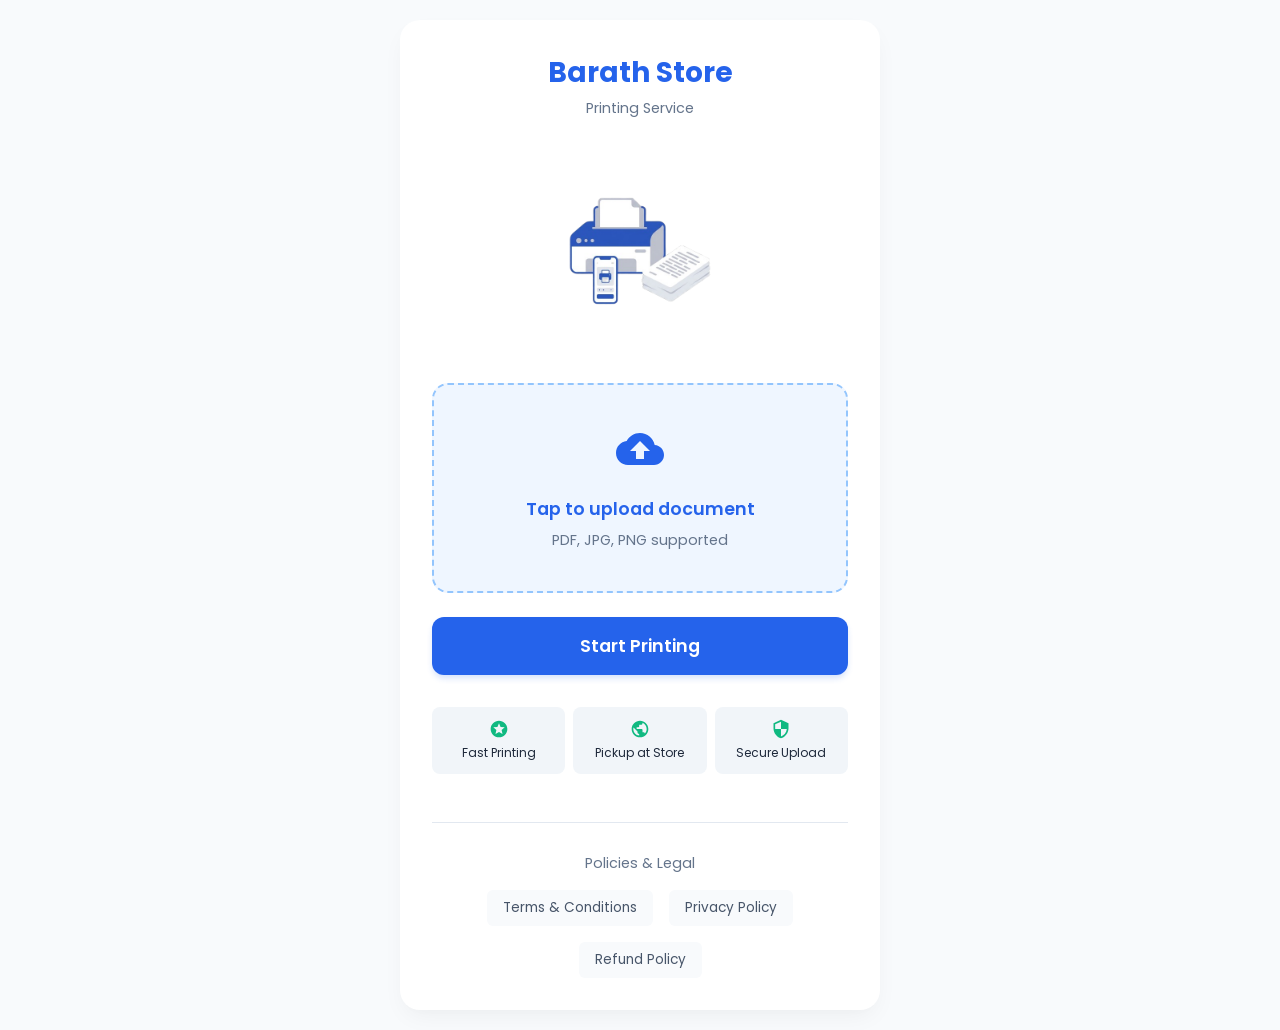
<file: phase-1/customer/index.html>
<!DOCTYPE html>
<html lang="en">

<head>
    <meta charset="UTF-8">
    <meta name="viewport" content="width=device-width, initial-scale=1.0">
    <title>Barath Store - Printing Service</title>
    <link rel="stylesheet" href="../static/css/style.css">
    <style>
        .hero {
            display: flex;
            justify-content: center;
            margin-bottom: 2rem;
        }

        .hero img {
            max-width: 200px;
            height: auto;
        }

        .upload-area {
            border: 2px dashed #93c5fd;
            /* Soft blue dashed */
            background: #eff6ff;
            border-radius: 16px;
            padding: 2.5rem 1rem;
            text-align: center;
            cursor: pointer;
            transition: all 0.3s ease;
            position: relative;
        }

        .upload-area:hover {
            border-color: var(--primary);
            background: #dbeafe;
        }

        .upload-icon {
            width: 48px;
            height: 48px;
            margin-bottom: 1rem;
            fill: var(--primary);
        }

        .upload-hint {
            color: var(--text-muted);
            font-size: 0.9rem;
            margin-top: 0.5rem;
        }

        /* Trust Badges */
        .trust-grid {
            display: grid;
            grid-template-columns: 1fr 1fr 1fr;
            gap: 0.5rem;
            margin-top: 2rem;
        }

        .trust-item {
            text-align: center;
            font-size: 0.75rem;
            color: var(--text-color);
            background: #f1f5f9;
            padding: 0.75rem 0.25rem;
            border-radius: 8px;
            display: flex;
            flex-direction: column;
            align-items: center;
            justify-content: center;
            gap: 5px;
        }

        .trust-icon {
            width: 20px;
            height: 20px;
            fill: var(--accent);
        }
    </style>
</head>

<body>
    <div class="container">
        <div class="card">
            <h1>Barath Store</h1>
            <div class="subtitle">Printing Service</div>

            <div class="hero">
                <!-- Using the copied hero image -->
                <img src="../static/img/hero.png" alt="Printing Service Illustration">
            </div>

            <form onsubmit="handleUpload(event)">
                <div class="form-group">
                    <div class="upload-area" onclick="document.getElementById('fileInput').click()">
                        <!-- Cloud Upload Icon SVG -->
                        <svg class="upload-icon" viewBox="0 0 24 24">
                            <path
                                d="M19.35 10.04C18.67 6.59 15.64 4 12 4 9.11 4 6.6 5.64 5.35 8.04 2.34 8.36 0 10.91 0 14c0 3.31 2.69 6 6 6h13c2.76 0 5-2.24 5-5 0-2.64-2.05-4.78-4.65-4.96zM14 13v4h-4v-4H7l5-5 5 5h-3z" />
                        </svg>
                        <div style="font-weight: 600; font-size: 1.1rem; color: var(--primary)">Tap to upload document
                        </div>
                        <div class="upload-hint">PDF, JPG, PNG supported</div>
                        <input type="file" id="fileInput" accept=".pdf, .jpg, .jpeg, .png" required
                            style="display: none;" onchange="handleFileSelect(this)">
                    </div>
                    <div id="selectedFileName" class="text-center"
                        style="margin-top: 10px; font-weight: 500; display: none;"></div>
                </div>

                <button type="submit">Start Printing</button>

                <div class="progress-container" id="progressContainer">
                    <div class="progress-bar" id="progressBar"></div>
                </div>
                <div class="loading-text" id="loadingText">Uploading... 0%</div>
            </form>

            <div class="trust-grid">
                <div class="trust-item">
                    <svg class="trust-icon" viewBox="0 0 24 24">
                        <path
                            d="M11.99 2C6.47 2 2 6.48 2 12s4.47 10 9.99 10C17.52 22 22 17.52 22 12S17.52 2 11.99 2zm4.24 16L12 15.45 7.77 18l1.12-4.81-3.73-3.23 4.92-.42L12 5l1.92 4.53 4.92.42-3.73 3.23L16.23 18z" />
                    </svg>
                    <span>Fast Printing</span>
                </div>
                <div class="trust-item">
                    <svg class="trust-icon" viewBox="0 0 24 24">
                        <path
                            d="M12 2C6.48 2 2 6.48 2 12s4.48 10 10 10 10-4.48 10-10S17.52 2 12 2zm-1 17.93c-3.95-.49-7-3.85-7-7.93 0-.62.08-1.21.21-1.79L9 15v1c0 1.1.9 2 2 2v1.93zm6.9-2.54c-.26-.81-1-1.39-1.9-1.39h-1v-3c0-.55-.45-1-1-1H8v-2h2c.55 0 1-.45 1-1V7h2c1.1 0 2-.9 2-2v-.41c2.93 1.19 5 4.06 5 7.41 0 2.08-.8 3.97-2.1 5.39z" />
                    </svg>
                    <span>Pickup at Store</span>
                </div>
                <div class="trust-item">
                    <svg class="trust-icon" viewBox="0 0 24 24">
                        <path
                            d="M12 1L3 5v6c0 5.55 3.84 10.74 9 12 5.16-1.26 9-6.45 9-12V5l-9-4zm0 10.99h7c-.53 4.12-3.28 7.79-7 8.94V12H5V6.3l7-3.11v8.8z" />
                    </svg>
                    <span>Secure Upload</span>
                </div>
            </div>
            <div style="margin-top: 3rem; padding-top: 1rem; border-top: 1px solid #e2e8f0; text-align: center;">
                <p style="color: #64748b; font-size: 0.9rem; margin-bottom: 1rem;">Policies & Legal</p>
                <div style="display: flex; justify-content: center; gap: 1rem; flex-wrap: wrap;">
                    <a href="terms.html"
                        style="color: #475569; text-decoration: none; font-size: 0.85rem; padding: 0.5rem 1rem; background: #f8fafc; border-radius: 6px; transition: all 0.2s;">Terms
                        & Conditions</a>
                    <a href="privacy.html"
                        style="color: #475569; text-decoration: none; font-size: 0.85rem; padding: 0.5rem 1rem; background: #f8fafc; border-radius: 6px; transition: all 0.2s;">Privacy
                        Policy</a>
                    <a href="refund.html"
                        style="color: #475569; text-decoration: none; font-size: 0.85rem; padding: 0.5rem 1rem; background: #f8fafc; border-radius: 6px; transition: all 0.2s;">Refund
                        Policy</a>
                </div>
            </div>
        </div>
    </div>
    <script src="../static/js/main.js"></script>
    <script>
        function handleFileSelect(input) {
            if (input.files && input.files[0]) {
                const name = input.files[0].name;
                const display = document.getElementById('selectedFileName');
                display.textContent = "Selected: " + name;
                display.style.display = 'block';
                display.style.color = '#2563eb';
            }
        }
    </script>
</body>

</html>
</file>
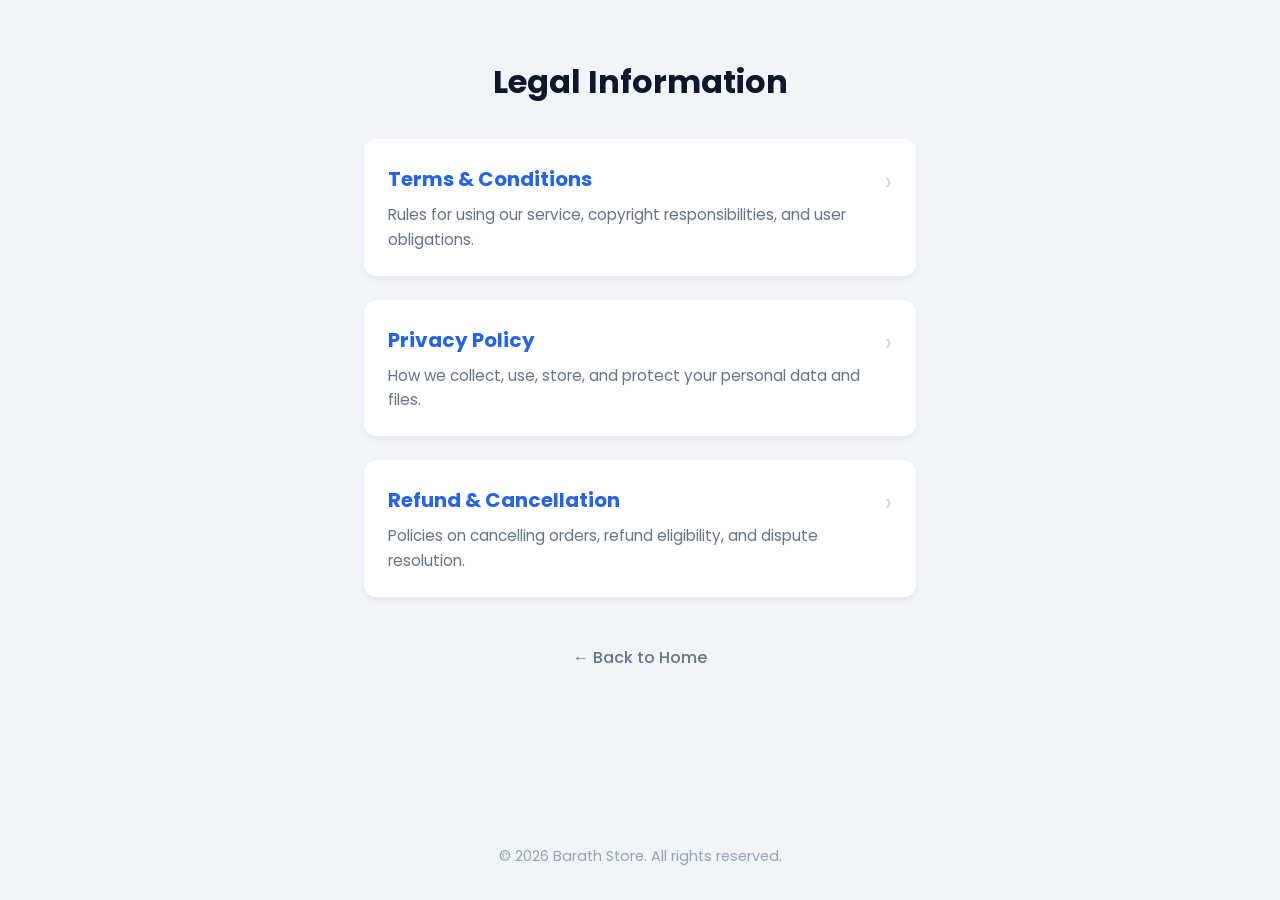
<file: phase-1/customer/legal.html>
<!DOCTYPE html>
<html lang="en">

<head>
    <meta charset="UTF-8">
    <meta name="viewport" content="width=device-width, initial-scale=1.0">
    <title>Legal Information - Barath Store</title>
    <link href="https://fonts.googleapis.com/css2?family=Poppins:wght@400;500;600&display=swap" rel="stylesheet">
    <style>
        * {
            margin: 0;
            padding: 0;
            box-sizing: border-box;
        }

        body {
            font-family: 'Poppins', sans-serif;
            background: #f1f5f9;
            color: #1e293b;
            line-height: 1.6;
            display: flex;
            flex-direction: column;
            min-height: 100vh;
        }

        .container {
            max-width: 600px;
            margin: 2rem auto;
            padding: 1.5rem;
            flex: 1;
        }

        h1 {
            color: #0f172a;
            margin-bottom: 2rem;
            text-align: center;
        }

        .legal-card {
            background: white;
            padding: 1.5rem;
            border-radius: 12px;
            box-shadow: 0 4px 6px rgba(0, 0, 0, 0.05);
            margin-bottom: 1.5rem;
            transition: transform 0.2s, box-shadow 0.2s;
            display: block;
            text-decoration: none;
            color: inherit;
        }

        .legal-card:hover {
            transform: translateY(-2px);
            box-shadow: 0 10px 15px rgba(0, 0, 0, 0.1);
        }

        .legal-card h2 {
            color: #2563eb;
            margin-bottom: 0.5rem;
            font-size: 1.25rem;
        }

        .legal-card p {
            color: #64748b;
            font-size: 0.95rem;
        }

        .arrow {
            float: right;
            color: #cbd5e1;
            font-size: 1.5rem;
        }

        .footer {
            text-align: center;
            padding: 2rem;
            color: #94a3b8;
            font-size: 0.9rem;
        }

        .back-link {
            display: inline-block;
            margin-top: 1rem;
            color: #64748b;
            text-decoration: none;
            font-weight: 500;
        }

        .back-link:hover {
            color: #0f172a;
        }
    </style>
</head>

<body>
    <div class="container">
        <h1>Legal Information</h1>

        <a href="terms.html" class="legal-card">
            <span class="arrow">›</span>
            <h2>Terms & Conditions</h2>
            <p>Rules for using our service, copyright responsibilities, and user obligations.</p>
        </a>

        <a href="privacy.html" class="legal-card">
            <span class="arrow">›</span>
            <h2>Privacy Policy</h2>
            <p>How we collect, use, store, and protect your personal data and files.</p>
        </a>

        <a href="refund.html" class="legal-card">
            <span class="arrow">›</span>
            <h2>Refund & Cancellation</h2>
            <p>Policies on cancelling orders, refund eligibility, and dispute resolution.</p>
        </a>

        <div style="text-align: center; margin-top: 2rem;">
            <a href="index.html" class="back-link">← Back to Home</a>
        </div>
    </div>

    <footer class="footer">
        <p>&copy; 2026 Barath Store. All rights reserved.</p>
    </footer>
</body>

</html>
</file>
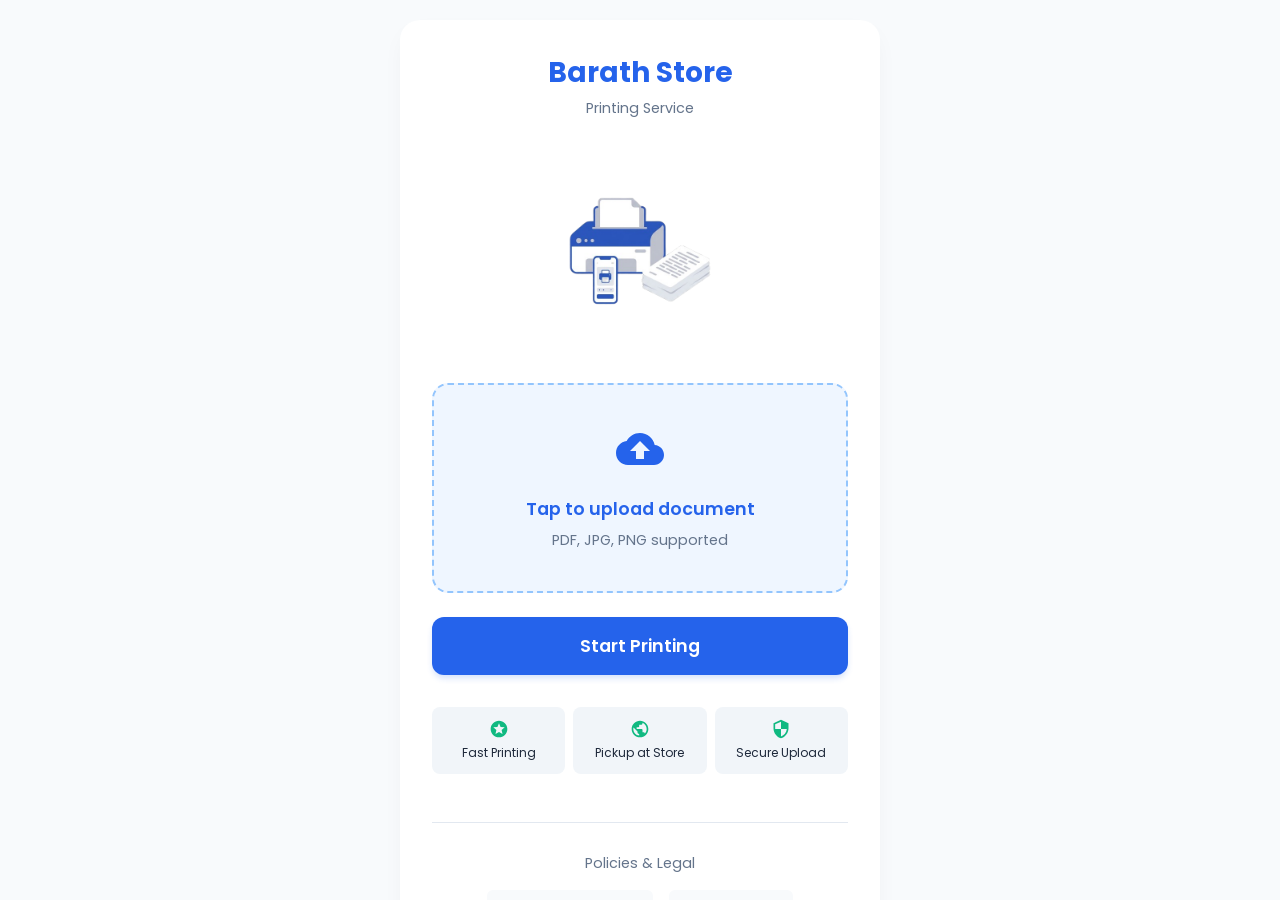
<file: phase-1/customer/options.html>
<!DOCTYPE html>
<html lang="en">

<head>
    <meta charset="UTF-8">
    <meta name="viewport" content="width=device-width, initial-scale=1.0">
    <title>Print Options</title>
    <link rel="stylesheet" href="../static/css/style.css">
    <link href="https://fonts.googleapis.com/css2?family=Poppins:wght@400;500;600;700&display=swap" rel="stylesheet">
    <style>
        body {
            display: block;
            min-height: 100vh;
            height: auto !important;
            background-color: #ffffff;
            font-family: 'Poppins', sans-serif;
            color: var(--text-color);
            margin: 0;
            padding: 0;
            padding-bottom: 2rem;
        }

        /* 1. Header */
        .app-header {
            flex: 0 0 auto;
            padding: 12px 16px;
            text-align: center;
            font-weight: 600;
            font-size: 1.1rem;
            border-bottom: 1px solid #f1f5f9;
            background: #ffffff;
            z-index: 10;
        }

        /* 2. Content Area */
        .main-content {
            padding: 16px;
            display: flex;
            flex-direction: column;
            gap: 16px;
            padding-bottom: 40px;
            /* Safe space at bottom */
        }

        /* Section Styling */
        .section-label {
            font-size: 0.85rem;
            color: #64748b;
            /* Muted text */
            margin-bottom: 8px;
            font-weight: 500;
            text-transform: uppercase;
            letter-spacing: 0.5px;
        }

        /* Stepper for Copies */
        .stepper-container {
            display: flex;
            align-items: center;
            justify-content: space-between;
            background: #f8fafc;
            border-radius: 12px;
            padding: 8px;
            border: 1px solid #e2e8f0;
        }

        .step-btn {
            width: 44px;
            height: 44px;
            border-radius: 8px;
            background: #ffffff;
            border: 1px solid #e2e8f0;
            color: var(--primary);
            font-size: 1.5rem;
            display: flex;
            align-items: center;
            justify-content: center;
            cursor: pointer;
            box-shadow: 0 1px 2px rgba(0, 0, 0, 0.05);
            padding: 0;
            margin: 0;
        }

        .step-btn:active {
            transform: scale(0.95);
            background: #f1f5f9;
        }

        .step-value {
            font-size: 1.25rem;
            font-weight: 700;
            font-variant-numeric: tabular-nums;
        }

        /* Option Grids (2 columns) */
        .option-grid {
            display: grid;
            grid-template-columns: 1fr 1fr;
            gap: 12px;
        }

        /* Reusing .option-card class for JS compatibility, but restyling */
        .option-card {
            background: #ffffff;
            border: 2px solid #e2e8f0;
            border-radius: 12px;
            padding: 12px 8px;
            text-align: center;
            cursor: pointer;
            transition: all 0.2s ease;
            display: flex;
            flex-direction: column;
            justify-content: center;
            align-items: center;
            min-height: 80px;
        }

        .option-card.active {
            border-color: var(--primary);
            background-color: #eff6ff;
            color: var(--primary);
            box-shadow: 0 4px 6px -1px rgba(37, 99, 235, 0.1), 0 2px 4px -1px rgba(37, 99, 235, 0.06);
            transform: translateY(-1px);
        }

        /* Specific Typography for Cards */
        .opt-title {
            font-weight: 600;
            font-size: 0.95rem;
            margin-bottom: 4px;
        }

        .opt-price {
            font-size: 0.75rem;
            color: #64748b;
        }

        .option-card.active .opt-price {
            color: #60a5fa;
            /* Lighter blue when active */
        }

        .disabled-card {
            opacity: 0.5;
            filter: grayscale(1);
            pointer-events: none;
        }

        /* 3. Inline Bottom Bar */
        .bottom-bar {
            background: #f8fafc;
            padding: 20px;
            border-radius: 16px;
            border: 1px solid #e2e8f0;
            margin-top: 10px;
        }

        .price-summary {
            display: flex;
            justify-content: space-between;
            align-items: center;
            margin-bottom: 12px;
        }

        .price-label-text {
            font-size: 0.9rem;
            color: #64748b;
            font-weight: 500;
        }

        .total-price-text {
            font-size: 1.5rem;
            font-weight: 700;
            color: var(--text-color);
        }

        .proceed-btn {
            background-color: var(--primary);
            color: white;
            border: none;
            width: 100%;
            padding: 14px;
            border-radius: 12px;
            font-size: 1.05rem;
            font-weight: 600;
            cursor: pointer;
            box-shadow: 0 4px 12px rgba(37, 99, 235, 0.3);
        }

        .proceed-btn:active {
            transform: translateY(1px);
        }

        /* Hide elements ensuring layout integrity */
        .hidden {
            display: none;
        }

        /* Adjust for very small screens */
        @media (max-height: 600px) {
            .main-content {
                gap: 12px;
                padding: 12px;
            }

            .option-card {
                min-height: 70px;
                padding: 8px;
            }

            .section-label {
                margin-bottom: 4px;
            }
        }
    </style>
</head>

<body onload="initApp()"> <!-- Custom init -->

    <!-- Header -->
    <div class="app-header">
        Configure Print
    </div>

    <!-- Scrollable Options Area -->
    <div class="main-content">

        <!-- File Preview Card -->
        <div
            style="background: #f1f5f9; padding: 12px; border-radius: 12px; display: flex; align-items: center; gap: 12px; border: 1px solid #e2e8f0;">
            <div
                style="background: white; padding: 8px; border-radius: 8px; display: flex; align-items: center; justify-content: center; width: 40px; height: 40px; min-width: 40px;">
                <!-- Generic File Icon -->
                <svg viewBox="0 0 24 24" style="width: 24px; height: 24px; fill: var(--primary);">
                    <path
                        d="M14 2H6c-1.1 0-1.99.9-1.99 2L4 20c0 1.1.89 2 1.99 2H18c1.1 0 2-.9 2-2V8l-6-6zm2 16H8v-2h8v2zm0-4H8v-2h8v2zm-3-5V3.5L18.5 9H13z" />
                </svg>
            </div>
            <div style="overflow: hidden;">
                <div id="fileName"
                    style="font-weight: 600; font-size: 0.95rem; white-space: nowrap; overflow: hidden; text-overflow: ellipsis; color: var(--text-color);">
                    Filename.pdf</div>
                <div id="pageCount" style="font-size: 0.8rem; color: #64748b;">Loading pages...</div>
            </div>
        </div>

        <!-- Copies -->
        <div>
            <div class="section-label">Number of Copies</div>
            <div class="stepper-container">
                <button class="step-btn" onclick="adjustCopiesLocal(-1)">&minus;</button>
                <span class="step-value" id="copiesDisplay">1</span>
                <button class="step-btn" onclick="adjustCopiesLocal(1)">+</button>
            </div>
            <input type="hidden" id="copies" value="1">
        </div>

        <!-- Color -->
        <div>
            <div class="section-label">Choose Print Color</div>
            <div class="option-grid">
                <div class="option-card active" onclick="selectOption('color', 'BW', this)" id="opt-BW">
                    <div class="opt-title">Black & White</div>
                    <div class="opt-price">₹3.00 / page</div>
                </div>
                <div class="option-card" onclick="selectOption('color', 'COLOR', this)" id="opt-COLOR">
                    <div class="opt-title">Coloured</div>
                    <div class="opt-price">₹10.00 / page</div>
                </div>
            </div>
            <input type="hidden" id="color" value="BW">
        </div>

        <!-- Sides (Compact) -->
        <div>
            <div class="section-label">Sides</div>
            <div class="option-grid">
                <div class="option-card active" onclick="selectOption('sides', 'SINGLE', this)" id="opt-SINGLE">
                    <div class="opt-title">Single Side</div>
                    <div class="opt-price">Standard</div>
                </div>
                <!-- Note: Double side is usually cheaper per sheet, but let's just show label -->
                <div class="option-card" onclick="selectOption('sides', 'DOUBLE', this)" id="opt-DOUBLE">
                    <div class="opt-title">Double Side</div>
                    <div class="opt-price">Save Paper</div>
                </div>
            </div>
            <input type="hidden" id="sides" value="SINGLE">
            <div id="imageNote" style="display:none; color:orange; font-size:0.75rem; margin-top:4px;">Image: Single
                side only</div>
        </div>

        <!-- Orientation -->
        <div>
            <div class="section-label">Choose Print Orientation</div>
            <div class="option-grid">
                <div class="option-card active" onclick="selectOption('orientation', 'PORTRAIT', this)"
                    id="opt-PORTRAIT">
                    <div class="opt-title">Portrait</div>
                    <div class="opt-price">A4 Vertical</div>
                </div>
                <div class="option-card" onclick="selectOption('orientation', 'LANDSCAPE', this)" id="opt-LANDSCAPE">
                    <div class="opt-title">Landscape</div>
                    <div class="opt-price">A4 Horizontal</div>
                </div>
            </div>
            <input type="hidden" id="orientation" value="PORTRAIT">
        </div>
        <div style="margin-top: 1rem; padding-top: 1rem; border-top: 1px solid #e2e8f0; text-align: center;">
            <div style="display: flex; justify-content: center; gap: 0.75rem; flex-wrap: wrap;">
                <a href="terms.html" target="_blank"
                    style="color: #94a3b8; text-decoration: none; font-size: 0.75rem;">Terms & Conditions</a> •
                <a href="privacy.html" target="_blank"
                    style="color: #94a3b8; text-decoration: none; font-size: 0.75rem;">Privacy Policy</a> •
                <a href="refund.html" target="_blank"
                    style="color: #94a3b8; text-decoration: none; font-size: 0.75rem;">Refund Policy</a>
            </div>
        </div>
        <!-- Bottom Bar (Now inside scroll) -->
        <div class="bottom-bar">
            <div class="price-summary">
                <div>
                    <div class="price-label-text">Total Price</div>
                    <div style="font-size: 0.75rem; color: #94a3b8;"><span id="totalSheets">0</span> Sheets</div>
                </div>
                <div class="total-price-text" id="totalPrice">₹3.00</div>
            </div>
            <button class="proceed-btn" onclick="goToCheckout()">Proceed to Checkout</button>
        </div>
    </div>

    <!-- Load Main Logic -->
    <script src="../static/js/main.js"></script>
    <script>
        // Custom Init to hook into main.js logic
        function initApp() {
            // Call main.js init
            if (window.initOptionsPage) {
                initOptionsPage();
            }
            // Update initial UI bits
            const copiesVal = document.getElementById('copies').value;
            document.getElementById('copiesDisplay').textContent = copiesVal;

            // Image handling hook (re-apply logic since we rewrote HTML)
            if (state.fileMeta && state.fileMeta.type === 'IMAGE') {
                const doubleOpt = document.getElementById('opt-DOUBLE');
                doubleOpt.classList.add('disabled-card');
                doubleOpt.onclick = null;
                document.getElementById('imageNote').style.display = 'block';
            }
        }

        // Stepper Logic
        function adjustCopiesLocal(delta) {
            const input = document.getElementById('copies');
            let val = parseInt(input.value) || 1;
            val += delta;
            if (val < 1) val = 1;
            input.value = val;
            document.getElementById('copiesDisplay').textContent = val;

            // Trigger price update from main.js
            updatePrice();
        }

        // Override selectOption from main.js if needed or ensure it works.
        // main.js expects: selectOption(type, value, element)
        // It toggles .active on siblings with .option-card class.
        // Our HTML uses .option-card, so it should work out of the box!
    </script>
</body>

</html>
</file>
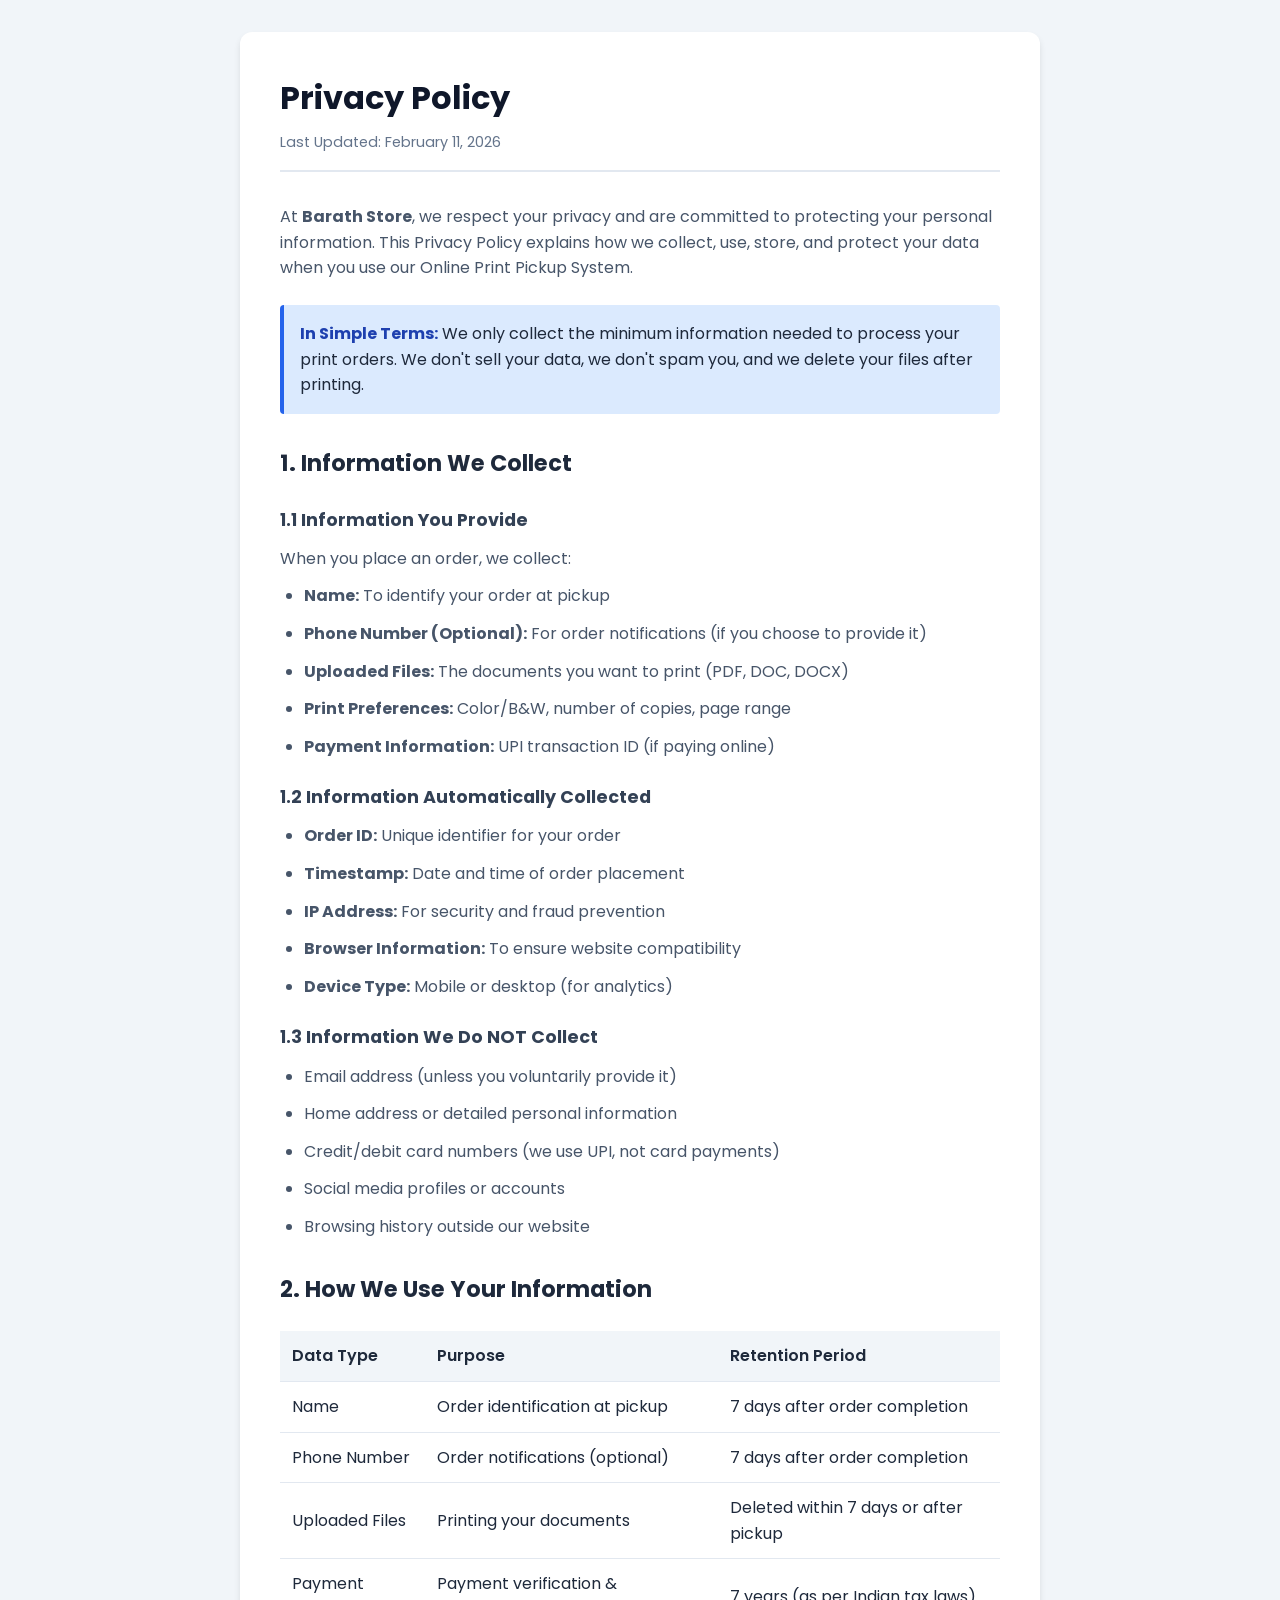
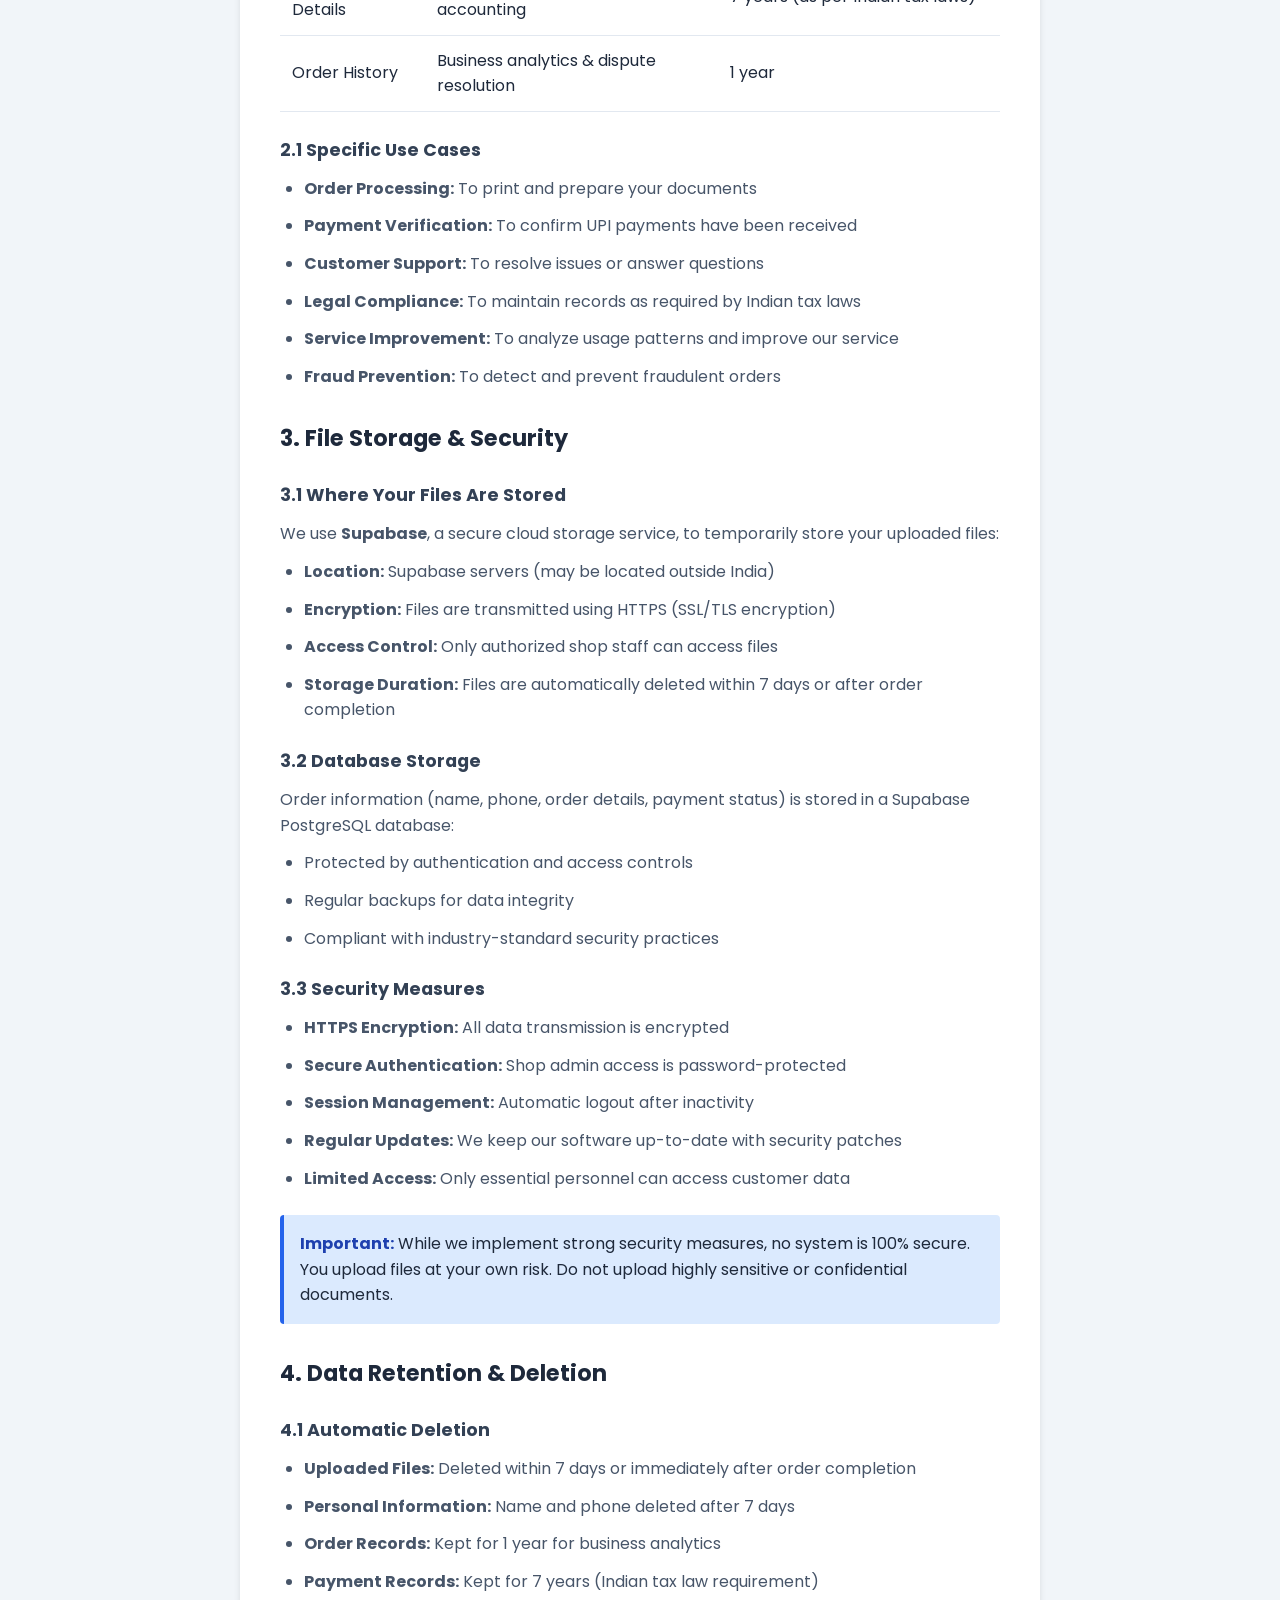
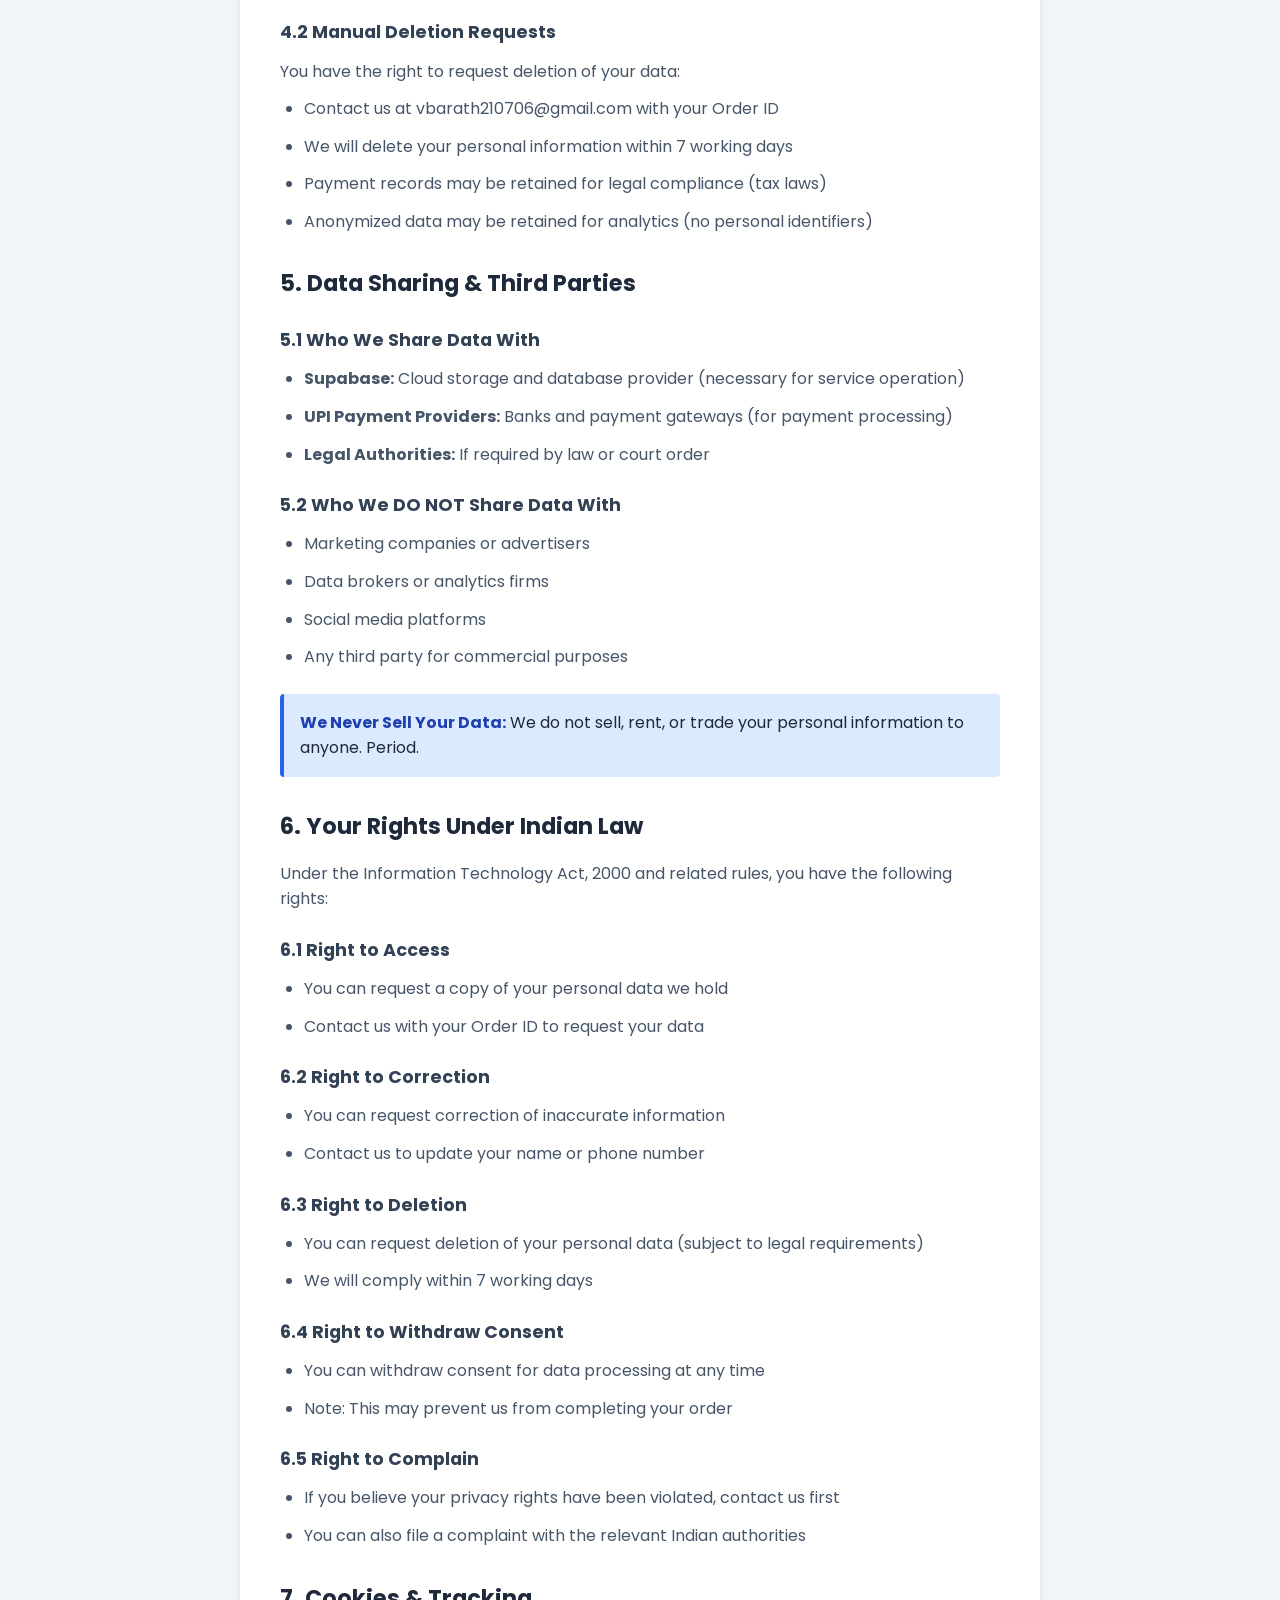
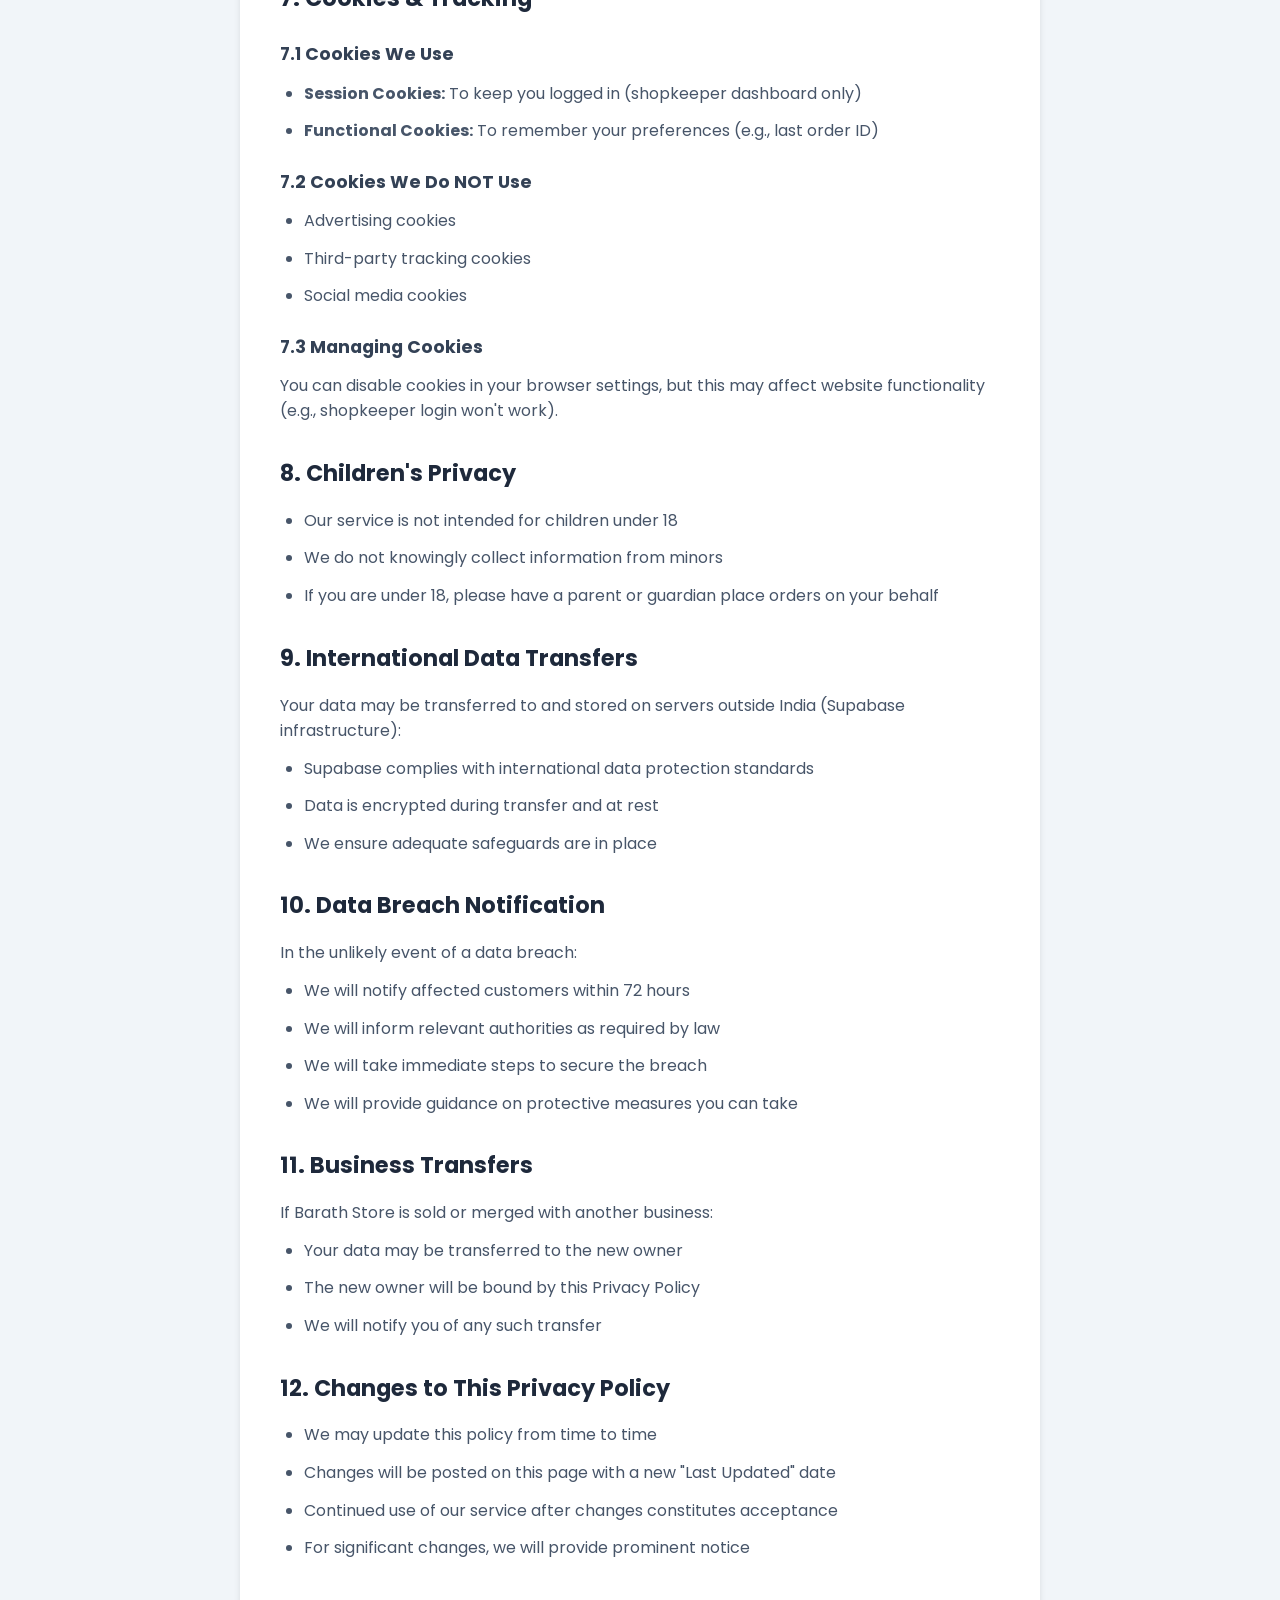
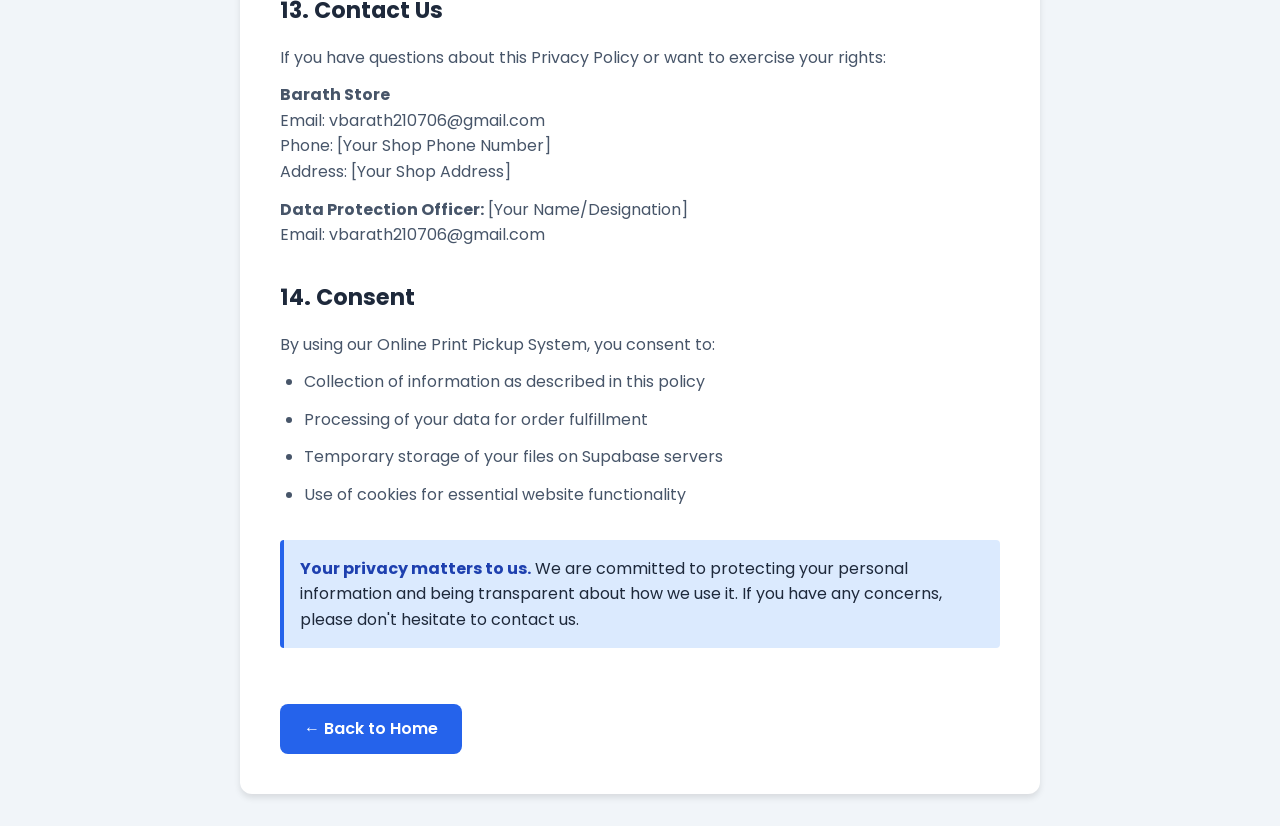
<file: phase-1/customer/privacy.html>
<!DOCTYPE html>
<html lang="en">

<head>
    <meta charset="UTF-8">
    <meta name="viewport" content="width=device-width, initial-scale=1.0">
    <title>Privacy Policy - Barath Store</title>
    <link href="https://fonts.googleapis.com/css2?family=Poppins:wght@400;500;600&display=swap" rel="stylesheet">
    <style>
        * {
            margin: 0;
            padding: 0;
            box-sizing: border-box;
        }

        body {
            font-family: 'Poppins', sans-serif;
            background: #f1f5f9;
            color: #1e293b;
            line-height: 1.6;
            padding: 2rem 1rem;
        }

        .container {
            max-width: 800px;
            margin: 0 auto;
            background: white;
            padding: 2.5rem;
            border-radius: 12px;
            box-shadow: 0 4px 6px rgba(0, 0, 0, 0.1);
        }

        h1 {
            color: #0f172a;
            margin-bottom: 0.5rem;
            font-size: 2rem;
        }

        .last-updated {
            color: #64748b;
            font-size: 0.9rem;
            margin-bottom: 2rem;
            padding-bottom: 1rem;
            border-bottom: 2px solid #e2e8f0;
        }

        h2 {
            color: #1e293b;
            margin-top: 2rem;
            margin-bottom: 1rem;
            font-size: 1.4rem;
        }

        h3 {
            color: #334155;
            margin-top: 1.5rem;
            margin-bottom: 0.75rem;
            font-size: 1.1rem;
        }

        p,
        li {
            margin-bottom: 0.75rem;
            color: #475569;
        }

        ul {
            margin-left: 1.5rem;
            margin-bottom: 1rem;
        }

        .highlight {
            background: #dbeafe;
            padding: 1rem;
            border-left: 4px solid #2563eb;
            margin: 1.5rem 0;
            border-radius: 4px;
        }

        .highlight strong {
            color: #1e40af;
        }

        table {
            width: 100%;
            border-collapse: collapse;
            margin: 1.5rem 0;
        }

        th,
        td {
            padding: 0.75rem;
            text-align: left;
            border-bottom: 1px solid #e2e8f0;
        }

        th {
            background: #f1f5f9;
            font-weight: 600;
            color: #1e293b;
        }

        .back-link {
            display: inline-block;
            margin-top: 2rem;
            padding: 0.75rem 1.5rem;
            background: #2563eb;
            color: white;
            text-decoration: none;
            border-radius: 8px;
            font-weight: 600;
            transition: background 0.3s;
        }

        .back-link:hover {
            background: #1d4ed8;
        }

        @media (max-width: 768px) {
            .container {
                padding: 1.5rem;
            }

            h1 {
                font-size: 1.5rem;
            }

            table {
                font-size: 0.9rem;
            }
        }
    </style>
</head>

<body>
    <div class="container">
        <h1>Privacy Policy</h1>
        <p class="last-updated">Last Updated: February 11, 2026</p>

        <p>At <strong>Barath Store</strong>, we respect your privacy and are committed to protecting your personal
            information. This Privacy Policy explains how we collect, use, store, and protect your data when you use our
            Online Print Pickup System.</p>

        <div class="highlight">
            <strong>In Simple Terms:</strong> We only collect the minimum information needed to process your print
            orders. We don't sell your data, we don't spam you, and we delete your files after printing.
        </div>

        <h2>1. Information We Collect</h2>

        <h3>1.1 Information You Provide</h3>
        <p>When you place an order, we collect:</p>
        <ul>
            <li><strong>Name:</strong> To identify your order at pickup</li>
            <li><strong>Phone Number (Optional):</strong> For order notifications (if you choose to provide it)</li>
            <li><strong>Uploaded Files:</strong> The documents you want to print (PDF, DOC, DOCX)</li>
            <li><strong>Print Preferences:</strong> Color/B&W, number of copies, page range</li>
            <li><strong>Payment Information:</strong> UPI transaction ID (if paying online)</li>
        </ul>

        <h3>1.2 Information Automatically Collected</h3>
        <ul>
            <li><strong>Order ID:</strong> Unique identifier for your order</li>
            <li><strong>Timestamp:</strong> Date and time of order placement</li>
            <li><strong>IP Address:</strong> For security and fraud prevention</li>
            <li><strong>Browser Information:</strong> To ensure website compatibility</li>
            <li><strong>Device Type:</strong> Mobile or desktop (for analytics)</li>
        </ul>

        <h3>1.3 Information We Do NOT Collect</h3>
        <ul>
            <li>Email address (unless you voluntarily provide it)</li>
            <li>Home address or detailed personal information</li>
            <li>Credit/debit card numbers (we use UPI, not card payments)</li>
            <li>Social media profiles or accounts</li>
            <li>Browsing history outside our website</li>
        </ul>

        <h2>2. How We Use Your Information</h2>

        <table>
            <thead>
                <tr>
                    <th>Data Type</th>
                    <th>Purpose</th>
                    <th>Retention Period</th>
                </tr>
            </thead>
            <tbody>
                <tr>
                    <td>Name</td>
                    <td>Order identification at pickup</td>
                    <td>7 days after order completion</td>
                </tr>
                <tr>
                    <td>Phone Number</td>
                    <td>Order notifications (optional)</td>
                    <td>7 days after order completion</td>
                </tr>
                <tr>
                    <td>Uploaded Files</td>
                    <td>Printing your documents</td>
                    <td>Deleted within 7 days or after pickup</td>
                </tr>
                <tr>
                    <td>Payment Details</td>
                    <td>Payment verification & accounting</td>
                    <td>7 years (as per Indian tax laws)</td>
                </tr>
                <tr>
                    <td>Order History</td>
                    <td>Business analytics & dispute resolution</td>
                    <td>1 year</td>
                </tr>
            </tbody>
        </table>

        <h3>2.1 Specific Use Cases</h3>
        <ul>
            <li><strong>Order Processing:</strong> To print and prepare your documents</li>
            <li><strong>Payment Verification:</strong> To confirm UPI payments have been received</li>
            <li><strong>Customer Support:</strong> To resolve issues or answer questions</li>
            <li><strong>Legal Compliance:</strong> To maintain records as required by Indian tax laws</li>
            <li><strong>Service Improvement:</strong> To analyze usage patterns and improve our service</li>
            <li><strong>Fraud Prevention:</strong> To detect and prevent fraudulent orders</li>
        </ul>

        <h2>3. File Storage & Security</h2>

        <h3>3.1 Where Your Files Are Stored</h3>
        <p>We use <strong>Supabase</strong>, a secure cloud storage service, to temporarily store your uploaded files:
        </p>
        <ul>
            <li><strong>Location:</strong> Supabase servers (may be located outside India)</li>
            <li><strong>Encryption:</strong> Files are transmitted using HTTPS (SSL/TLS encryption)</li>
            <li><strong>Access Control:</strong> Only authorized shop staff can access files</li>
            <li><strong>Storage Duration:</strong> Files are automatically deleted within 7 days or after order
                completion</li>
        </ul>

        <h3>3.2 Database Storage</h3>
        <p>Order information (name, phone, order details, payment status) is stored in a Supabase PostgreSQL database:
        </p>
        <ul>
            <li>Protected by authentication and access controls</li>
            <li>Regular backups for data integrity</li>
            <li>Compliant with industry-standard security practices</li>
        </ul>

        <h3>3.3 Security Measures</h3>
        <ul>
            <li><strong>HTTPS Encryption:</strong> All data transmission is encrypted</li>
            <li><strong>Secure Authentication:</strong> Shop admin access is password-protected</li>
            <li><strong>Session Management:</strong> Automatic logout after inactivity</li>
            <li><strong>Regular Updates:</strong> We keep our software up-to-date with security patches</li>
            <li><strong>Limited Access:</strong> Only essential personnel can access customer data</li>
        </ul>

        <div class="highlight">
            <strong>Important:</strong> While we implement strong security measures, no system is 100% secure. You
            upload files at your own risk. Do not upload highly sensitive or confidential documents.
        </div>

        <h2>4. Data Retention & Deletion</h2>

        <h3>4.1 Automatic Deletion</h3>
        <ul>
            <li><strong>Uploaded Files:</strong> Deleted within 7 days or immediately after order completion</li>
            <li><strong>Personal Information:</strong> Name and phone deleted after 7 days</li>
            <li><strong>Order Records:</strong> Kept for 1 year for business analytics</li>
            <li><strong>Payment Records:</strong> Kept for 7 years (Indian tax law requirement)</li>
        </ul>

        <h3>4.2 Manual Deletion Requests</h3>
        <p>You have the right to request deletion of your data:</p>
        <ul>
            <li>Contact us at vbarath210706@gmail.com with your Order ID</li>
            <li>We will delete your personal information within 7 working days</li>
            <li>Payment records may be retained for legal compliance (tax laws)</li>
            <li>Anonymized data may be retained for analytics (no personal identifiers)</li>
        </ul>

        <h2>5. Data Sharing & Third Parties</h2>

        <h3>5.1 Who We Share Data With</h3>
        <ul>
            <li><strong>Supabase:</strong> Cloud storage and database provider (necessary for service operation)</li>
            <li><strong>UPI Payment Providers:</strong> Banks and payment gateways (for payment processing)</li>
            <li><strong>Legal Authorities:</strong> If required by law or court order</li>
        </ul>

        <h3>5.2 Who We DO NOT Share Data With</h3>
        <ul>
            <li>Marketing companies or advertisers</li>
            <li>Data brokers or analytics firms</li>
            <li>Social media platforms</li>
            <li>Any third party for commercial purposes</li>
        </ul>

        <div class="highlight">
            <strong>We Never Sell Your Data:</strong> We do not sell, rent, or trade your personal information to
            anyone. Period.
        </div>

        <h2>6. Your Rights Under Indian Law</h2>

        <p>Under the Information Technology Act, 2000 and related rules, you have the following rights:</p>

        <h3>6.1 Right to Access</h3>
        <ul>
            <li>You can request a copy of your personal data we hold</li>
            <li>Contact us with your Order ID to request your data</li>
        </ul>

        <h3>6.2 Right to Correction</h3>
        <ul>
            <li>You can request correction of inaccurate information</li>
            <li>Contact us to update your name or phone number</li>
        </ul>

        <h3>6.3 Right to Deletion</h3>
        <ul>
            <li>You can request deletion of your personal data (subject to legal requirements)</li>
            <li>We will comply within 7 working days</li>
        </ul>

        <h3>6.4 Right to Withdraw Consent</h3>
        <ul>
            <li>You can withdraw consent for data processing at any time</li>
            <li>Note: This may prevent us from completing your order</li>
        </ul>

        <h3>6.5 Right to Complain</h3>
        <ul>
            <li>If you believe your privacy rights have been violated, contact us first</li>
            <li>You can also file a complaint with the relevant Indian authorities</li>
        </ul>

        <h2>7. Cookies & Tracking</h2>

        <h3>7.1 Cookies We Use</h3>
        <ul>
            <li><strong>Session Cookies:</strong> To keep you logged in (shopkeeper dashboard only)</li>
            <li><strong>Functional Cookies:</strong> To remember your preferences (e.g., last order ID)</li>
        </ul>

        <h3>7.2 Cookies We Do NOT Use</h3>
        <ul>
            <li>Advertising cookies</li>
            <li>Third-party tracking cookies</li>
            <li>Social media cookies</li>
        </ul>

        <h3>7.3 Managing Cookies</h3>
        <p>You can disable cookies in your browser settings, but this may affect website functionality (e.g., shopkeeper
            login won't work).</p>

        <h2>8. Children's Privacy</h2>
        <ul>
            <li>Our service is not intended for children under 18</li>
            <li>We do not knowingly collect information from minors</li>
            <li>If you are under 18, please have a parent or guardian place orders on your behalf</li>
        </ul>

        <h2>9. International Data Transfers</h2>
        <p>Your data may be transferred to and stored on servers outside India (Supabase infrastructure):</p>
        <ul>
            <li>Supabase complies with international data protection standards</li>
            <li>Data is encrypted during transfer and at rest</li>
            <li>We ensure adequate safeguards are in place</li>
        </ul>

        <h2>10. Data Breach Notification</h2>
        <p>In the unlikely event of a data breach:</p>
        <ul>
            <li>We will notify affected customers within 72 hours</li>
            <li>We will inform relevant authorities as required by law</li>
            <li>We will take immediate steps to secure the breach</li>
            <li>We will provide guidance on protective measures you can take</li>
        </ul>

        <h2>11. Business Transfers</h2>
        <p>If Barath Store is sold or merged with another business:</p>
        <ul>
            <li>Your data may be transferred to the new owner</li>
            <li>The new owner will be bound by this Privacy Policy</li>
            <li>We will notify you of any such transfer</li>
        </ul>

        <h2>12. Changes to This Privacy Policy</h2>
        <ul>
            <li>We may update this policy from time to time</li>
            <li>Changes will be posted on this page with a new "Last Updated" date</li>
            <li>Continued use of our service after changes constitutes acceptance</li>
            <li>For significant changes, we will provide prominent notice</li>
        </ul>

        <h2>13. Contact Us</h2>
        <p>If you have questions about this Privacy Policy or want to exercise your rights:</p>
        <p><strong>Barath Store</strong><br>
            Email: vbarath210706@gmail.com<br>
            Phone: [Your Shop Phone Number]<br>
            Address: [Your Shop Address]</p>

        <p><strong>Data Protection Officer:</strong> [Your Name/Designation]<br>
            Email: vbarath210706@gmail.com</p>

        <h2>14. Consent</h2>
        <p>By using our Online Print Pickup System, you consent to:</p>
        <ul>
            <li>Collection of information as described in this policy</li>
            <li>Processing of your data for order fulfillment</li>
            <li>Temporary storage of your files on Supabase servers</li>
            <li>Use of cookies for essential website functionality</li>
        </ul>

        <div class="highlight" style="margin-top: 2rem;">
            <strong>Your privacy matters to us.</strong> We are committed to protecting your personal information and
            being transparent about how we use it. If you have any concerns, please don't hesitate to contact us.
        </div>

        <a href="index.html" class="back-link">← Back to Home</a>
    </div>
</body>

</html>
</file>
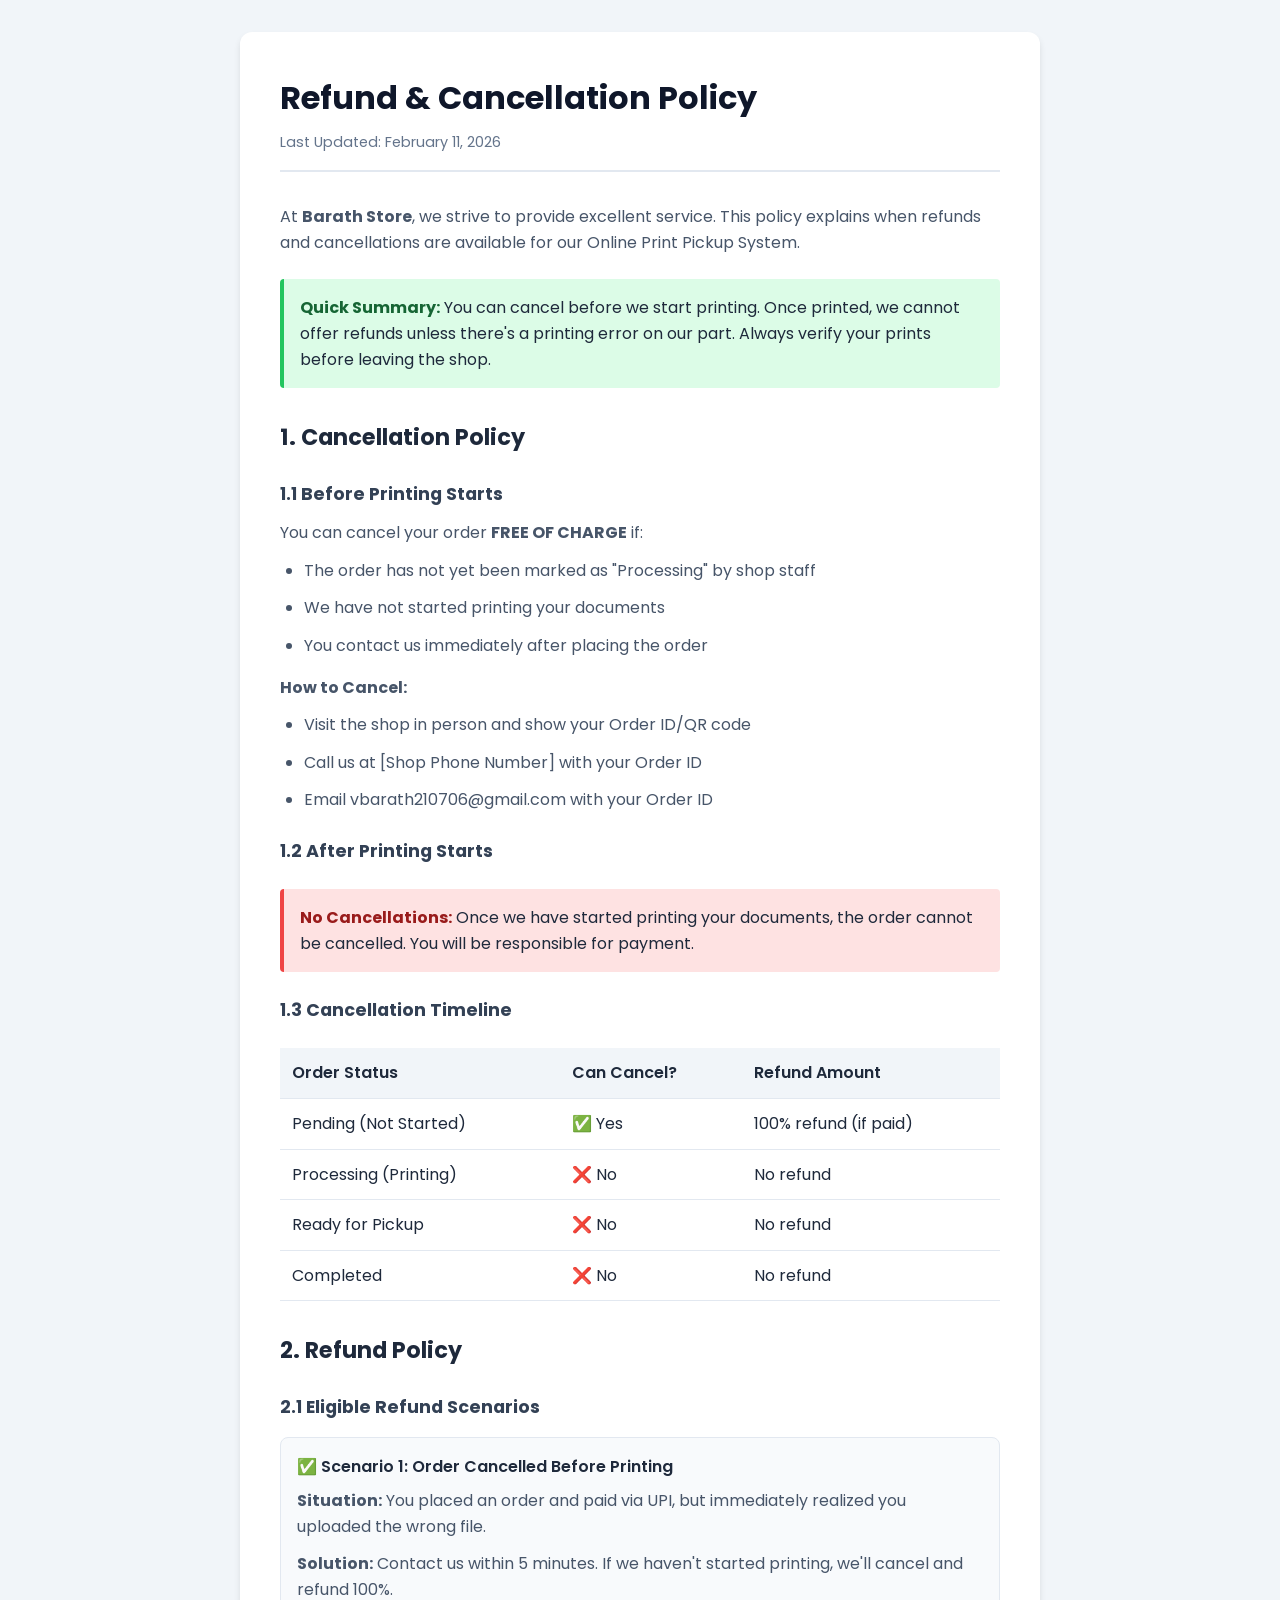
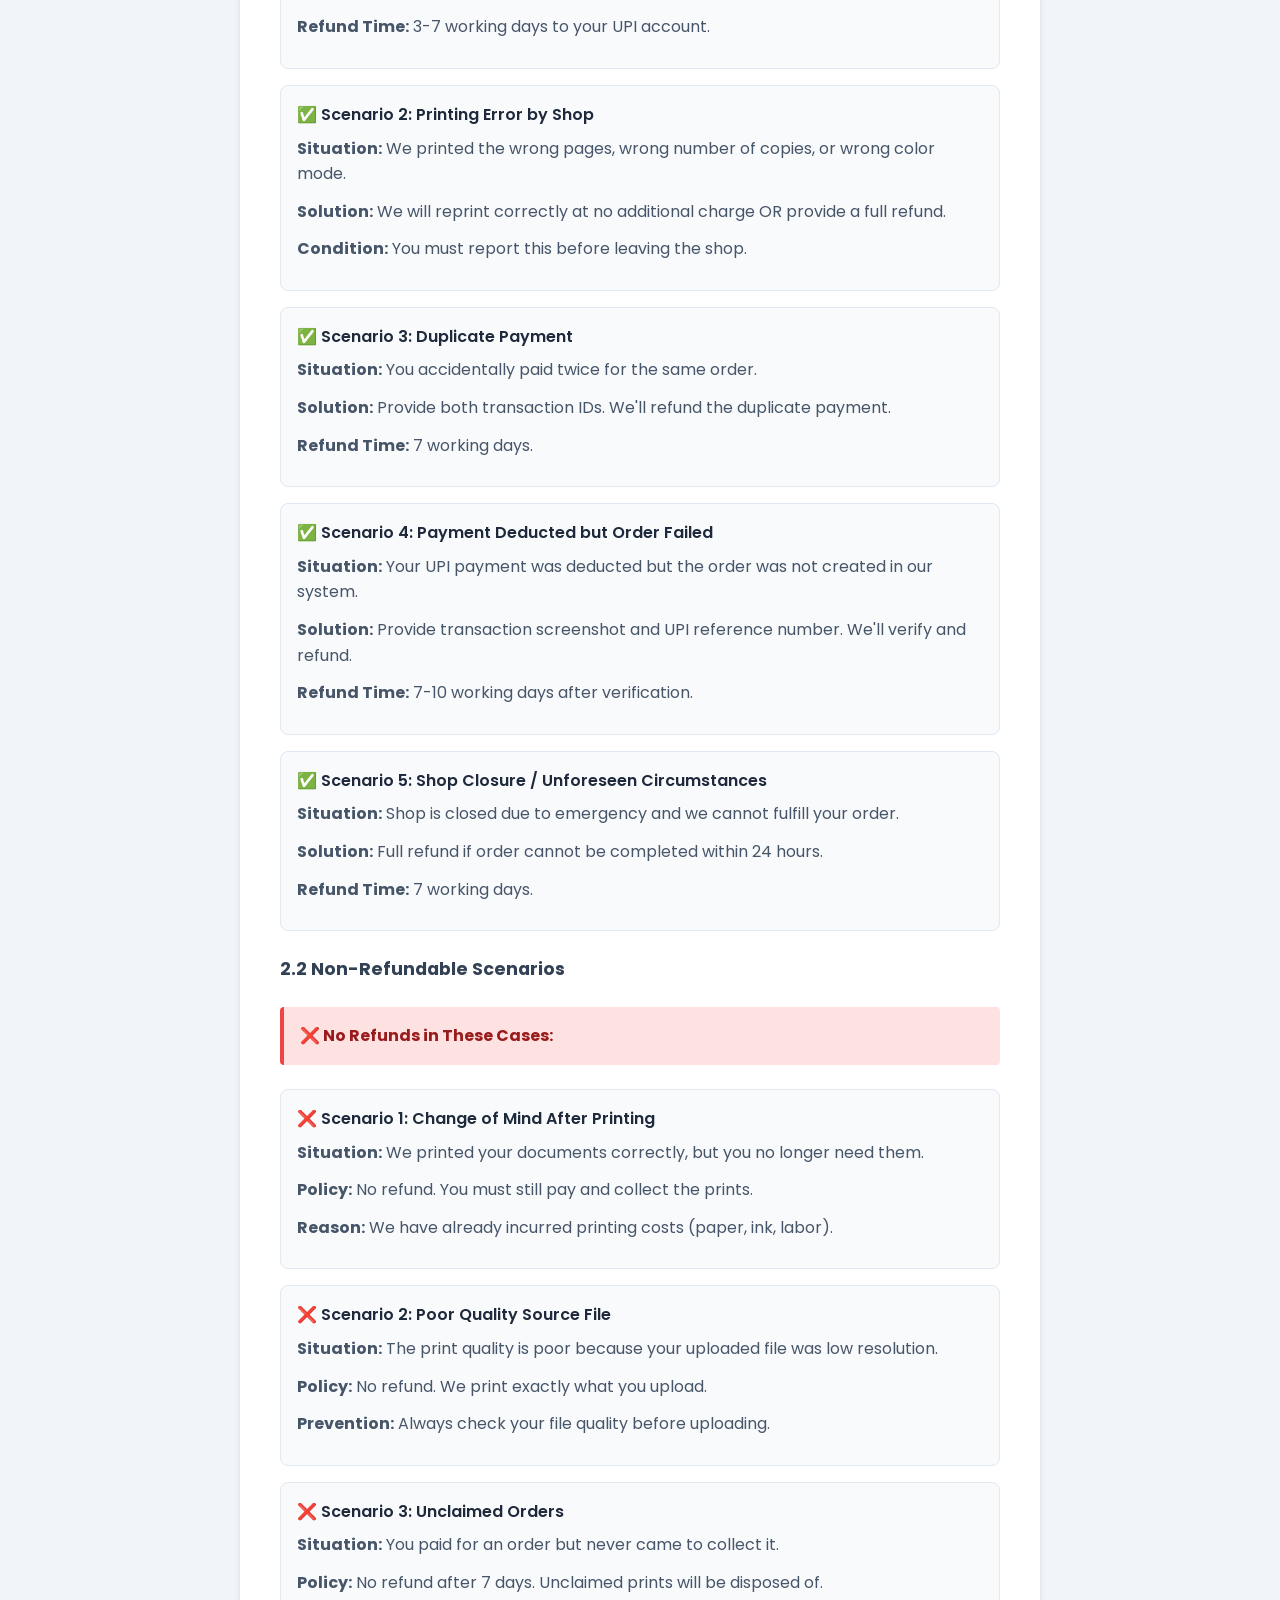
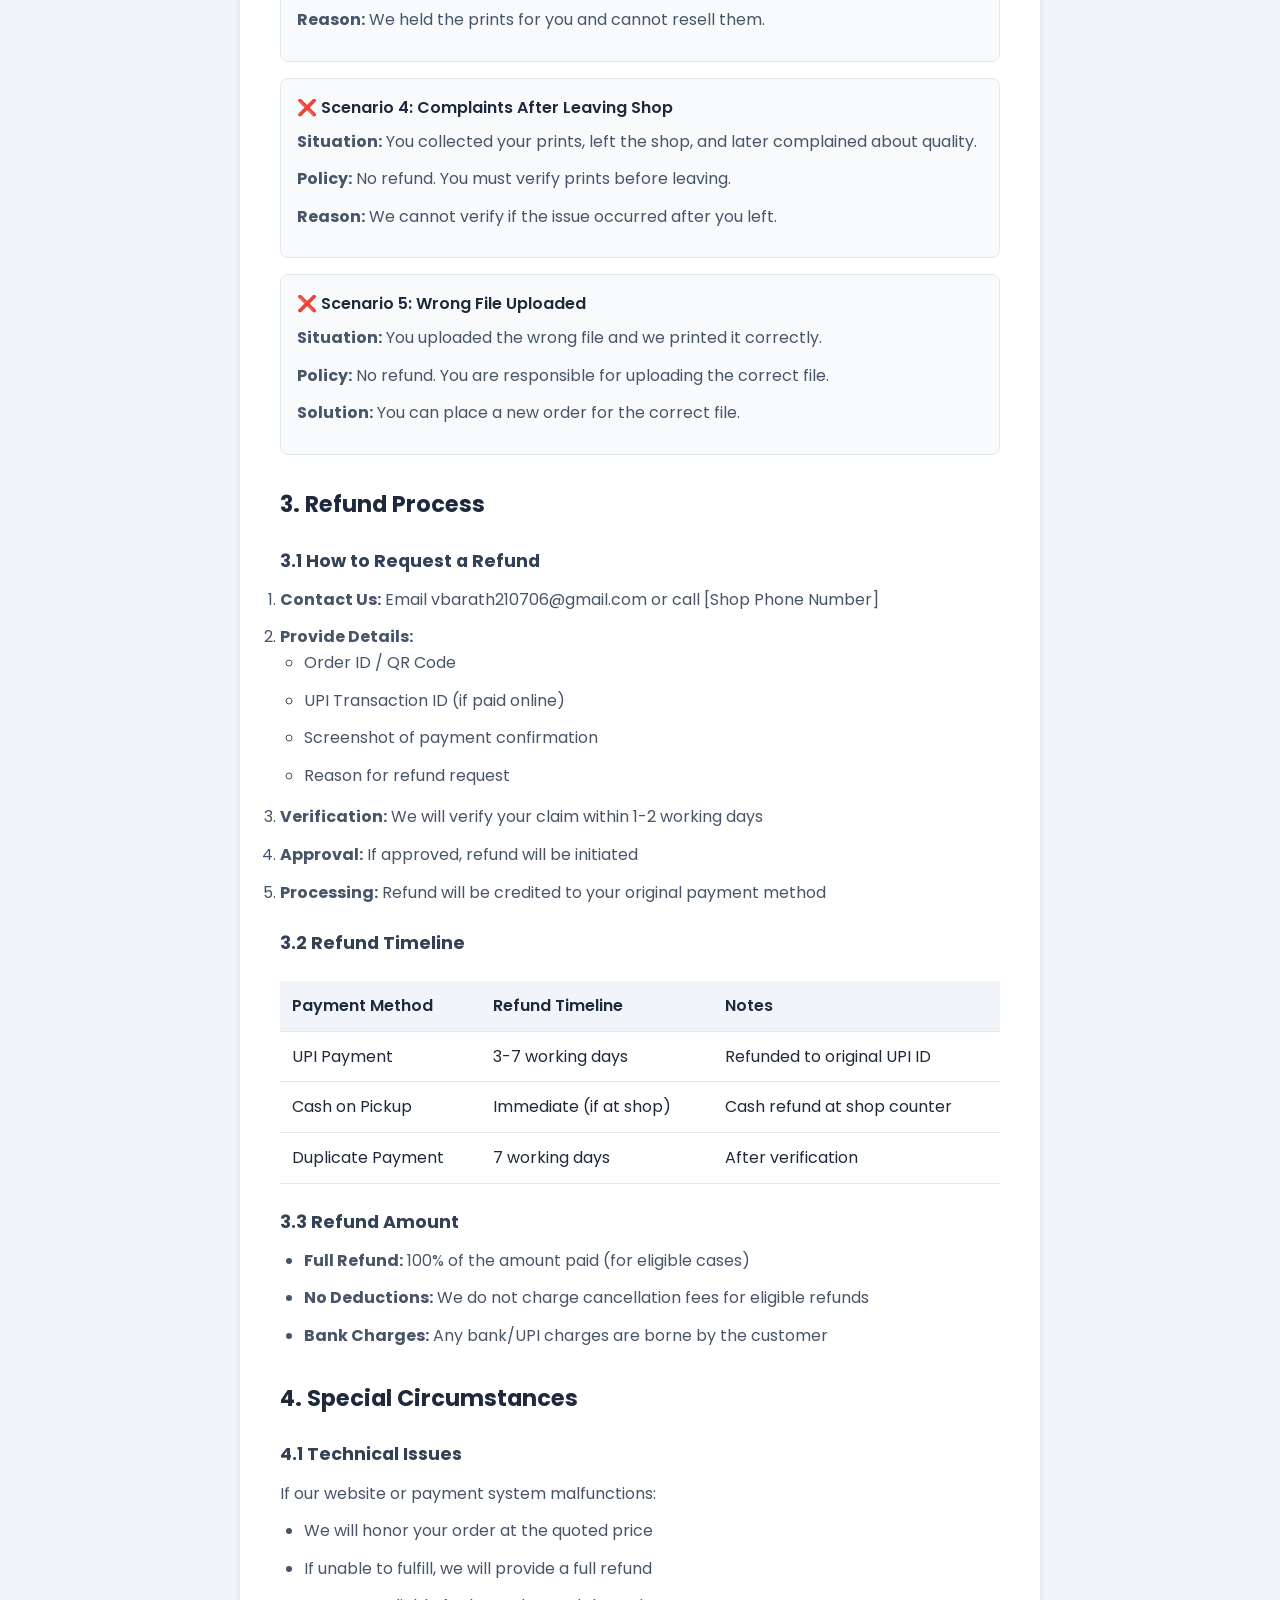
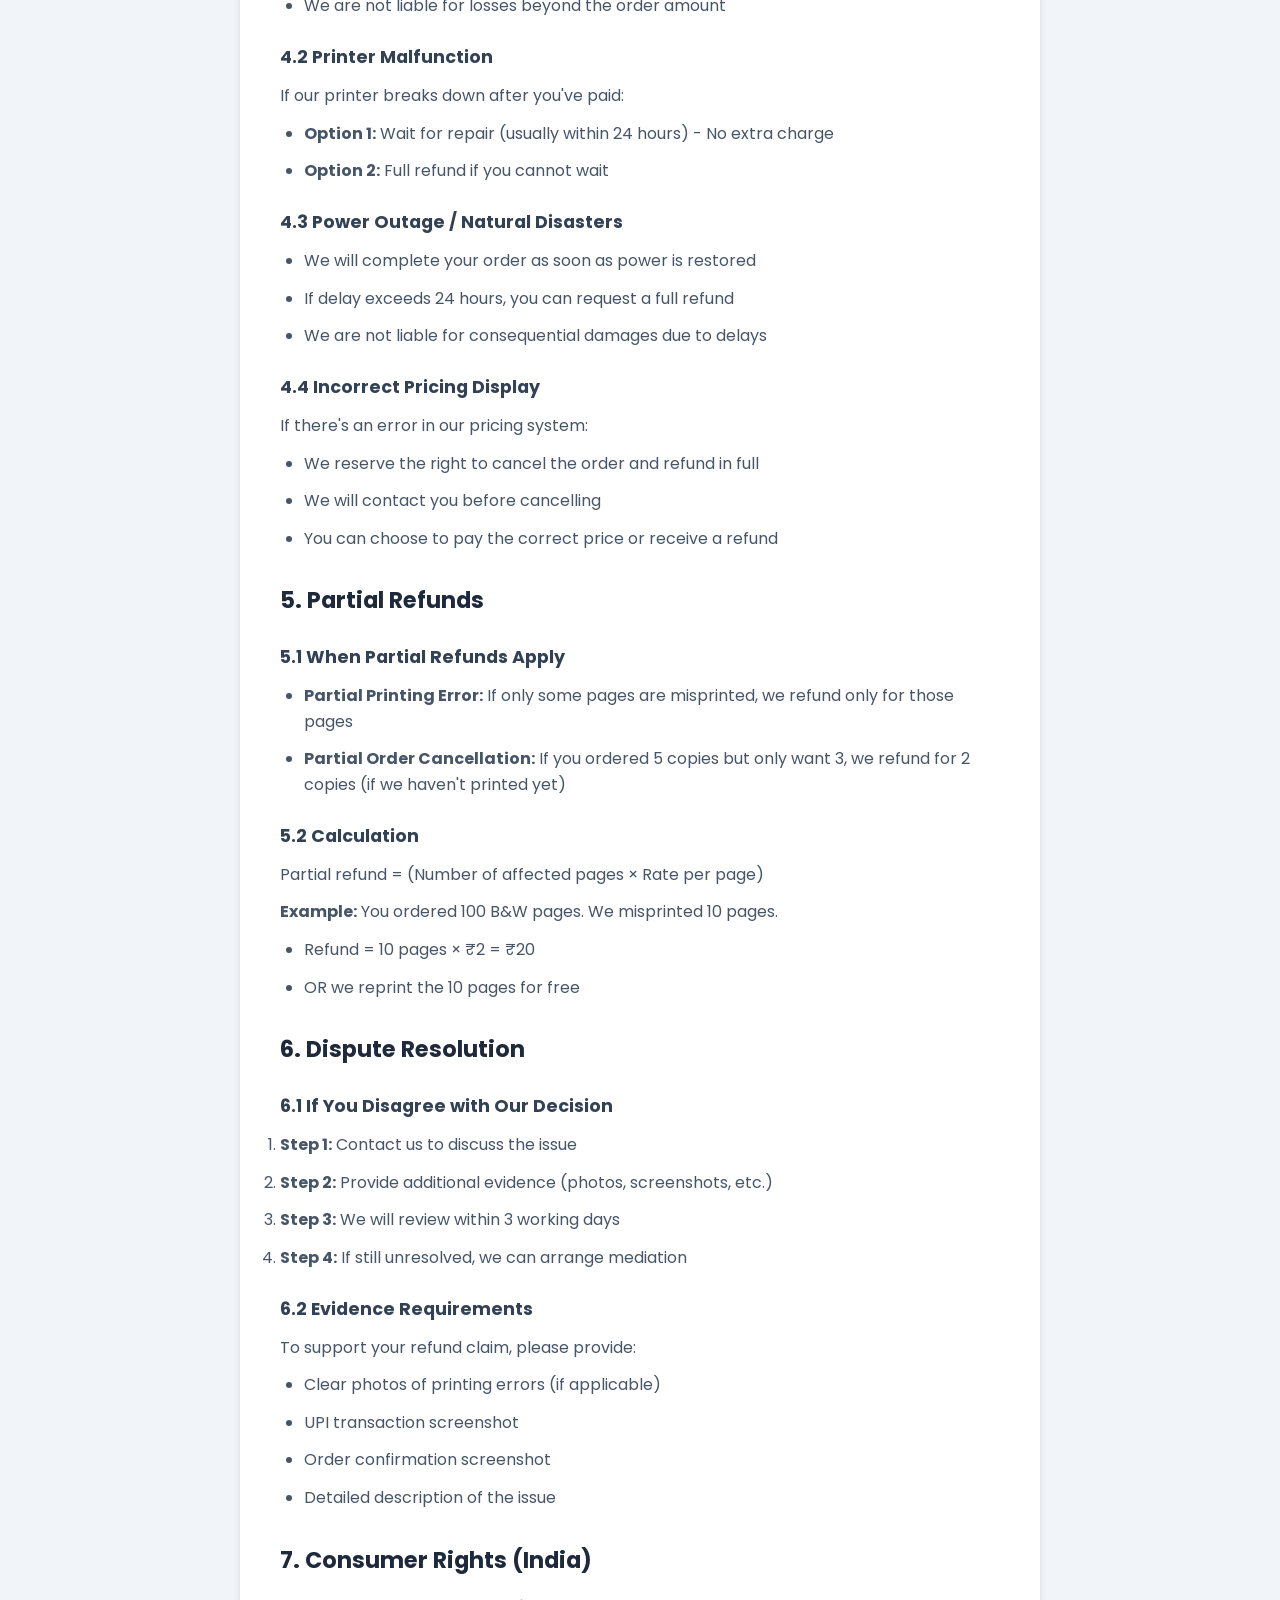
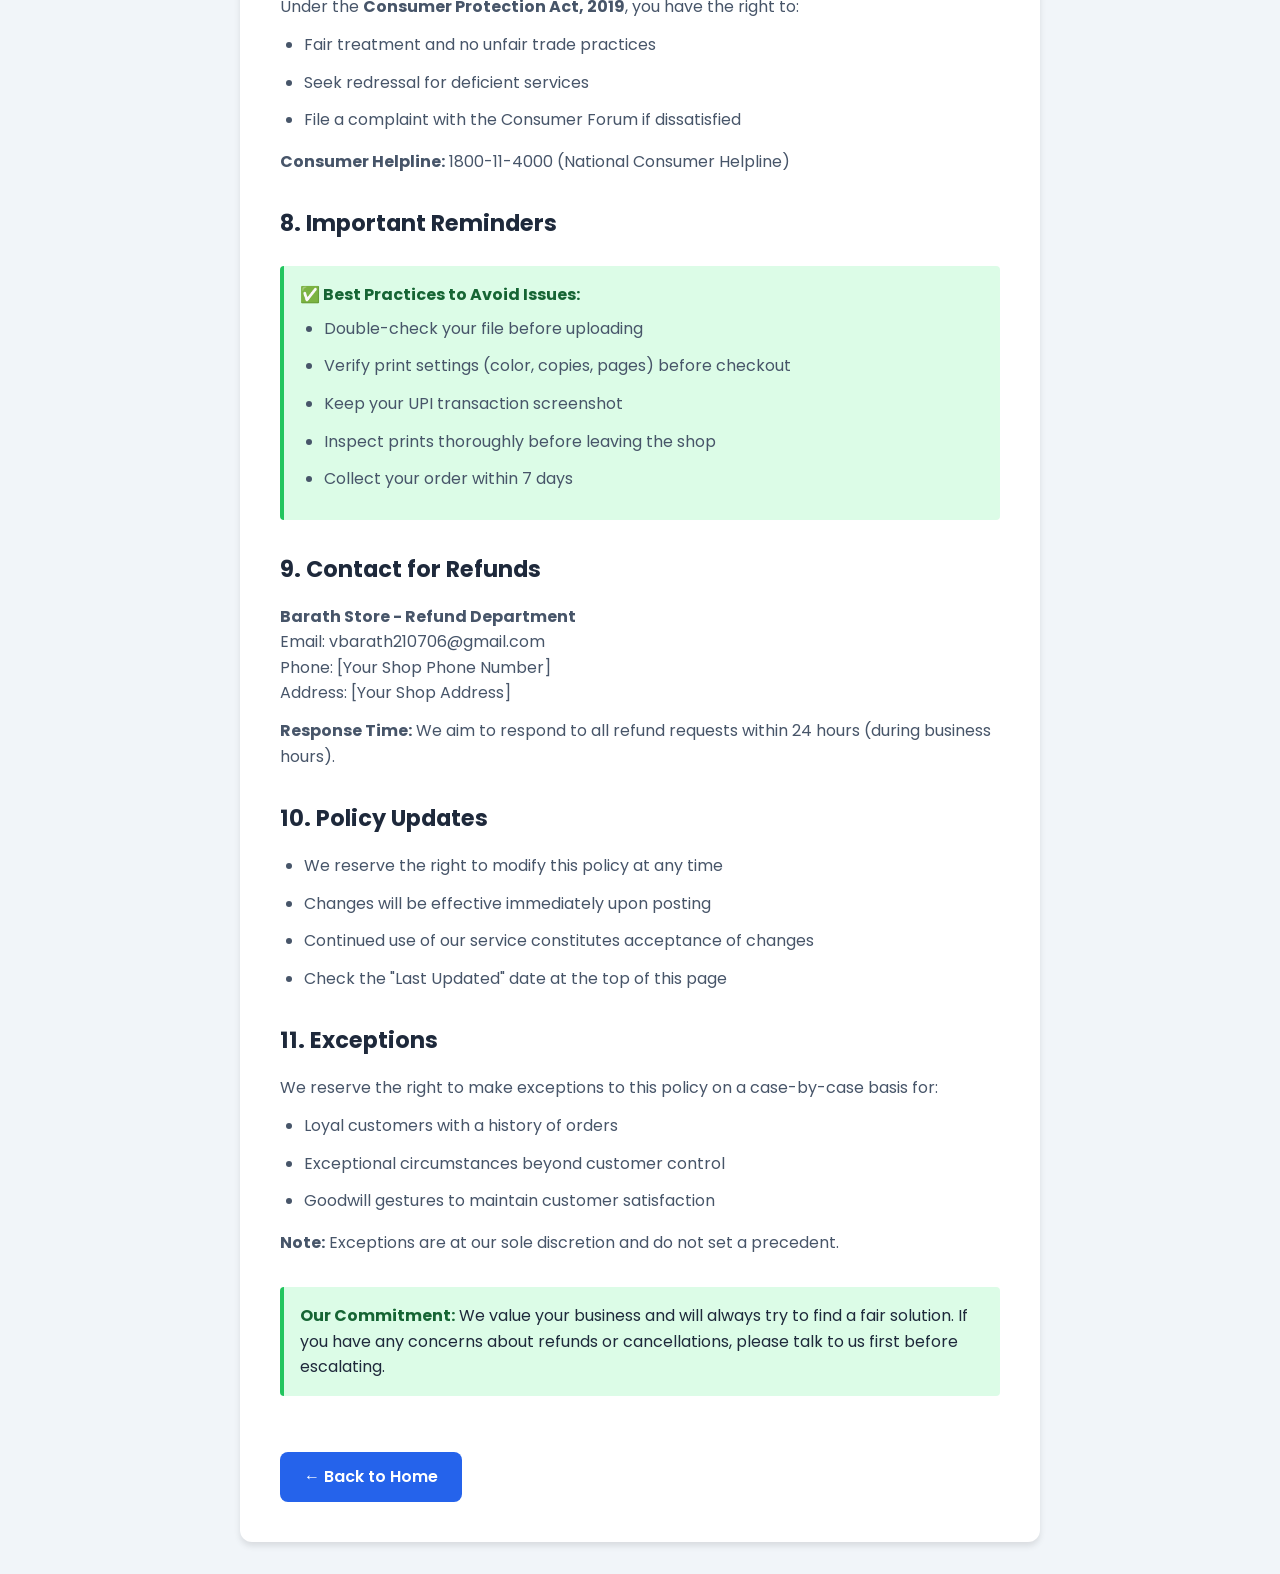
<file: phase-1/customer/refund.html>
<!DOCTYPE html>
<html lang="en">

<head>
    <meta charset="UTF-8">
    <meta name="viewport" content="width=device-width, initial-scale=1.0">
    <title>Refund & Cancellation Policy - Barath Store</title>
    <link href="https://fonts.googleapis.com/css2?family=Poppins:wght@400;500;600&display=swap" rel="stylesheet">
    <style>
        * {
            margin: 0;
            padding: 0;
            box-sizing: border-box;
        }

        body {
            font-family: 'Poppins', sans-serif;
            background: #f1f5f9;
            color: #1e293b;
            line-height: 1.6;
            padding: 2rem 1rem;
        }

        .container {
            max-width: 800px;
            margin: 0 auto;
            background: white;
            padding: 2.5rem;
            border-radius: 12px;
            box-shadow: 0 4px 6px rgba(0, 0, 0, 0.1);
        }

        h1 {
            color: #0f172a;
            margin-bottom: 0.5rem;
            font-size: 2rem;
        }

        .last-updated {
            color: #64748b;
            font-size: 0.9rem;
            margin-bottom: 2rem;
            padding-bottom: 1rem;
            border-bottom: 2px solid #e2e8f0;
        }

        h2 {
            color: #1e293b;
            margin-top: 2rem;
            margin-bottom: 1rem;
            font-size: 1.4rem;
        }

        h3 {
            color: #334155;
            margin-top: 1.5rem;
            margin-bottom: 0.75rem;
            font-size: 1.1rem;
        }

        p,
        li {
            margin-bottom: 0.75rem;
            color: #475569;
        }

        ul {
            margin-left: 1.5rem;
            margin-bottom: 1rem;
        }

        .highlight {
            background: #dcfce7;
            padding: 1rem;
            border-left: 4px solid #22c55e;
            margin: 1.5rem 0;
            border-radius: 4px;
        }

        .highlight strong {
            color: #166534;
        }

        .warning {
            background: #fee2e2;
            padding: 1rem;
            border-left: 4px solid #ef4444;
            margin: 1.5rem 0;
            border-radius: 4px;
        }

        .warning strong {
            color: #991b1b;
        }

        table {
            width: 100%;
            border-collapse: collapse;
            margin: 1.5rem 0;
        }

        th,
        td {
            padding: 0.75rem;
            text-align: left;
            border-bottom: 1px solid #e2e8f0;
        }

        th {
            background: #f1f5f9;
            font-weight: 600;
            color: #1e293b;
        }

        .scenario {
            background: #f8fafc;
            padding: 1rem;
            border-radius: 8px;
            margin: 1rem 0;
            border: 1px solid #e2e8f0;
        }

        .scenario-title {
            font-weight: 600;
            color: #1e293b;
            margin-bottom: 0.5rem;
        }

        .back-link {
            display: inline-block;
            margin-top: 2rem;
            padding: 0.75rem 1.5rem;
            background: #2563eb;
            color: white;
            text-decoration: none;
            border-radius: 8px;
            font-weight: 600;
            transition: background 0.3s;
        }

        .back-link:hover {
            background: #1d4ed8;
        }

        @media (max-width: 768px) {
            .container {
                padding: 1.5rem;
            }

            h1 {
                font-size: 1.5rem;
            }

            table {
                font-size: 0.85rem;
            }
        }
    </style>
</head>

<body>
    <div class="container">
        <h1>Refund & Cancellation Policy</h1>
        <p class="last-updated">Last Updated: February 11, 2026</p>

        <p>At <strong>Barath Store</strong>, we strive to provide excellent service. This policy explains when refunds
            and cancellations are available for our Online Print Pickup System.</p>

        <div class="highlight">
            <strong>Quick Summary:</strong> You can cancel before we start printing. Once printed, we cannot offer
            refunds unless there's a printing error on our part. Always verify your prints before leaving the shop.
        </div>

        <h2>1. Cancellation Policy</h2>

        <h3>1.1 Before Printing Starts</h3>
        <p>You can cancel your order <strong>FREE OF CHARGE</strong> if:</p>
        <ul>
            <li>The order has not yet been marked as "Processing" by shop staff</li>
            <li>We have not started printing your documents</li>
            <li>You contact us immediately after placing the order</li>
        </ul>

        <p><strong>How to Cancel:</strong></p>
        <ul>
            <li>Visit the shop in person and show your Order ID/QR code</li>
            <li>Call us at [Shop Phone Number] with your Order ID</li>
            <li>Email vbarath210706@gmail.com with your Order ID</li>
        </ul>

        <h3>1.2 After Printing Starts</h3>
        <div class="warning">
            <strong>No Cancellations:</strong> Once we have started printing your documents, the order cannot be
            cancelled. You will be responsible for payment.
        </div>

        <h3>1.3 Cancellation Timeline</h3>
        <table>
            <thead>
                <tr>
                    <th>Order Status</th>
                    <th>Can Cancel?</th>
                    <th>Refund Amount</th>
                </tr>
            </thead>
            <tbody>
                <tr>
                    <td>Pending (Not Started)</td>
                    <td>✅ Yes</td>
                    <td>100% refund (if paid)</td>
                </tr>
                <tr>
                    <td>Processing (Printing)</td>
                    <td>❌ No</td>
                    <td>No refund</td>
                </tr>
                <tr>
                    <td>Ready for Pickup</td>
                    <td>❌ No</td>
                    <td>No refund</td>
                </tr>
                <tr>
                    <td>Completed</td>
                    <td>❌ No</td>
                    <td>No refund</td>
                </tr>
            </tbody>
        </table>

        <h2>2. Refund Policy</h2>

        <h3>2.1 Eligible Refund Scenarios</h3>

        <div class="scenario">
            <div class="scenario-title">✅ Scenario 1: Order Cancelled Before Printing</div>
            <p><strong>Situation:</strong> You placed an order and paid via UPI, but immediately realized you uploaded
                the wrong file.</p>
            <p><strong>Solution:</strong> Contact us within 5 minutes. If we haven't started printing, we'll cancel and
                refund 100%.</p>
            <p><strong>Refund Time:</strong> 3-7 working days to your UPI account.</p>
        </div>

        <div class="scenario">
            <div class="scenario-title">✅ Scenario 2: Printing Error by Shop</div>
            <p><strong>Situation:</strong> We printed the wrong pages, wrong number of copies, or wrong color mode.</p>
            <p><strong>Solution:</strong> We will reprint correctly at no additional charge OR provide a full refund.
            </p>
            <p><strong>Condition:</strong> You must report this before leaving the shop.</p>
        </div>

        <div class="scenario">
            <div class="scenario-title">✅ Scenario 3: Duplicate Payment</div>
            <p><strong>Situation:</strong> You accidentally paid twice for the same order.</p>
            <p><strong>Solution:</strong> Provide both transaction IDs. We'll refund the duplicate payment.</p>
            <p><strong>Refund Time:</strong> 7 working days.</p>
        </div>

        <div class="scenario">
            <div class="scenario-title">✅ Scenario 4: Payment Deducted but Order Failed</div>
            <p><strong>Situation:</strong> Your UPI payment was deducted but the order was not created in our system.
            </p>
            <p><strong>Solution:</strong> Provide transaction screenshot and UPI reference number. We'll verify and
                refund.</p>
            <p><strong>Refund Time:</strong> 7-10 working days after verification.</p>
        </div>

        <div class="scenario">
            <div class="scenario-title">✅ Scenario 5: Shop Closure / Unforeseen Circumstances</div>
            <p><strong>Situation:</strong> Shop is closed due to emergency and we cannot fulfill your order.</p>
            <p><strong>Solution:</strong> Full refund if order cannot be completed within 24 hours.</p>
            <p><strong>Refund Time:</strong> 7 working days.</p>
        </div>

        <h3>2.2 Non-Refundable Scenarios</h3>

        <div class="warning">
            <strong>❌ No Refunds in These Cases:</strong>
        </div>

        <div class="scenario">
            <div class="scenario-title">❌ Scenario 1: Change of Mind After Printing</div>
            <p><strong>Situation:</strong> We printed your documents correctly, but you no longer need them.</p>
            <p><strong>Policy:</strong> No refund. You must still pay and collect the prints.</p>
            <p><strong>Reason:</strong> We have already incurred printing costs (paper, ink, labor).</p>
        </div>

        <div class="scenario">
            <div class="scenario-title">❌ Scenario 2: Poor Quality Source File</div>
            <p><strong>Situation:</strong> The print quality is poor because your uploaded file was low resolution.</p>
            <p><strong>Policy:</strong> No refund. We print exactly what you upload.</p>
            <p><strong>Prevention:</strong> Always check your file quality before uploading.</p>
        </div>

        <div class="scenario">
            <div class="scenario-title">❌ Scenario 3: Unclaimed Orders</div>
            <p><strong>Situation:</strong> You paid for an order but never came to collect it.</p>
            <p><strong>Policy:</strong> No refund after 7 days. Unclaimed prints will be disposed of.</p>
            <p><strong>Reason:</strong> We held the prints for you and cannot resell them.</p>
        </div>

        <div class="scenario">
            <div class="scenario-title">❌ Scenario 4: Complaints After Leaving Shop</div>
            <p><strong>Situation:</strong> You collected your prints, left the shop, and later complained about quality.
            </p>
            <p><strong>Policy:</strong> No refund. You must verify prints before leaving.</p>
            <p><strong>Reason:</strong> We cannot verify if the issue occurred after you left.</p>
        </div>

        <div class="scenario">
            <div class="scenario-title">❌ Scenario 5: Wrong File Uploaded</div>
            <p><strong>Situation:</strong> You uploaded the wrong file and we printed it correctly.</p>
            <p><strong>Policy:</strong> No refund. You are responsible for uploading the correct file.</p>
            <p><strong>Solution:</strong> You can place a new order for the correct file.</p>
        </div>

        <h2>3. Refund Process</h2>

        <h3>3.1 How to Request a Refund</h3>
        <ol>
            <li><strong>Contact Us:</strong> Email vbarath210706@gmail.com or call [Shop Phone Number]</li>
            <li><strong>Provide Details:</strong>
                <ul>
                    <li>Order ID / QR Code</li>
                    <li>UPI Transaction ID (if paid online)</li>
                    <li>Screenshot of payment confirmation</li>
                    <li>Reason for refund request</li>
                </ul>
            </li>
            <li><strong>Verification:</strong> We will verify your claim within 1-2 working days</li>
            <li><strong>Approval:</strong> If approved, refund will be initiated</li>
            <li><strong>Processing:</strong> Refund will be credited to your original payment method</li>
        </ol>

        <h3>3.2 Refund Timeline</h3>
        <table>
            <thead>
                <tr>
                    <th>Payment Method</th>
                    <th>Refund Timeline</th>
                    <th>Notes</th>
                </tr>
            </thead>
            <tbody>
                <tr>
                    <td>UPI Payment</td>
                    <td>3-7 working days</td>
                    <td>Refunded to original UPI ID</td>
                </tr>
                <tr>
                    <td>Cash on Pickup</td>
                    <td>Immediate (if at shop)</td>
                    <td>Cash refund at shop counter</td>
                </tr>
                <tr>
                    <td>Duplicate Payment</td>
                    <td>7 working days</td>
                    <td>After verification</td>
                </tr>
            </tbody>
        </table>

        <h3>3.3 Refund Amount</h3>
        <ul>
            <li><strong>Full Refund:</strong> 100% of the amount paid (for eligible cases)</li>
            <li><strong>No Deductions:</strong> We do not charge cancellation fees for eligible refunds</li>
            <li><strong>Bank Charges:</strong> Any bank/UPI charges are borne by the customer</li>
        </ul>

        <h2>4. Special Circumstances</h2>

        <h3>4.1 Technical Issues</h3>
        <p>If our website or payment system malfunctions:</p>
        <ul>
            <li>We will honor your order at the quoted price</li>
            <li>If unable to fulfill, we will provide a full refund</li>
            <li>We are not liable for losses beyond the order amount</li>
        </ul>

        <h3>4.2 Printer Malfunction</h3>
        <p>If our printer breaks down after you've paid:</p>
        <ul>
            <li><strong>Option 1:</strong> Wait for repair (usually within 24 hours) - No extra charge</li>
            <li><strong>Option 2:</strong> Full refund if you cannot wait</li>
        </ul>

        <h3>4.3 Power Outage / Natural Disasters</h3>
        <ul>
            <li>We will complete your order as soon as power is restored</li>
            <li>If delay exceeds 24 hours, you can request a full refund</li>
            <li>We are not liable for consequential damages due to delays</li>
        </ul>

        <h3>4.4 Incorrect Pricing Display</h3>
        <p>If there's an error in our pricing system:</p>
        <ul>
            <li>We reserve the right to cancel the order and refund in full</li>
            <li>We will contact you before cancelling</li>
            <li>You can choose to pay the correct price or receive a refund</li>
        </ul>

        <h2>5. Partial Refunds</h2>

        <h3>5.1 When Partial Refunds Apply</h3>
        <ul>
            <li><strong>Partial Printing Error:</strong> If only some pages are misprinted, we refund only for those
                pages</li>
            <li><strong>Partial Order Cancellation:</strong> If you ordered 5 copies but only want 3, we refund for 2
                copies (if we haven't printed yet)</li>
        </ul>

        <h3>5.2 Calculation</h3>
        <p>Partial refund = (Number of affected pages × Rate per page)</p>
        <p><strong>Example:</strong> You ordered 100 B&W pages. We misprinted 10 pages.</p>
        <ul>
            <li>Refund = 10 pages × ₹2 = ₹20</li>
            <li>OR we reprint the 10 pages for free</li>
        </ul>

        <h2>6. Dispute Resolution</h2>

        <h3>6.1 If You Disagree with Our Decision</h3>
        <ol>
            <li><strong>Step 1:</strong> Contact us to discuss the issue</li>
            <li><strong>Step 2:</strong> Provide additional evidence (photos, screenshots, etc.)</li>
            <li><strong>Step 3:</strong> We will review within 3 working days</li>
            <li><strong>Step 4:</strong> If still unresolved, we can arrange mediation</li>
        </ol>

        <h3>6.2 Evidence Requirements</h3>
        <p>To support your refund claim, please provide:</p>
        <ul>
            <li>Clear photos of printing errors (if applicable)</li>
            <li>UPI transaction screenshot</li>
            <li>Order confirmation screenshot</li>
            <li>Detailed description of the issue</li>
        </ul>

        <h2>7. Consumer Rights (India)</h2>

        <p>Under the <strong>Consumer Protection Act, 2019</strong>, you have the right to:</p>
        <ul>
            <li>Fair treatment and no unfair trade practices</li>
            <li>Seek redressal for deficient services</li>
            <li>File a complaint with the Consumer Forum if dissatisfied</li>
        </ul>

        <p><strong>Consumer Helpline:</strong> 1800-11-4000 (National Consumer Helpline)</p>

        <h2>8. Important Reminders</h2>

        <div class="highlight">
            <strong>✅ Best Practices to Avoid Issues:</strong>
            <ul style="margin-top: 0.5rem; margin-bottom: 0;">
                <li>Double-check your file before uploading</li>
                <li>Verify print settings (color, copies, pages) before checkout</li>
                <li>Keep your UPI transaction screenshot</li>
                <li>Inspect prints thoroughly before leaving the shop</li>
                <li>Collect your order within 7 days</li>
            </ul>
        </div>

        <h2>9. Contact for Refunds</h2>
        <p><strong>Barath Store - Refund Department</strong><br>
            Email: vbarath210706@gmail.com<br>
            Phone: [Your Shop Phone Number]<br>
            Address: [Your Shop Address]</p>

        <p><strong>Response Time:</strong> We aim to respond to all refund requests within 24 hours (during business
            hours).</p>

        <h2>10. Policy Updates</h2>
        <ul>
            <li>We reserve the right to modify this policy at any time</li>
            <li>Changes will be effective immediately upon posting</li>
            <li>Continued use of our service constitutes acceptance of changes</li>
            <li>Check the "Last Updated" date at the top of this page</li>
        </ul>

        <h2>11. Exceptions</h2>
        <p>We reserve the right to make exceptions to this policy on a case-by-case basis for:</p>
        <ul>
            <li>Loyal customers with a history of orders</li>
            <li>Exceptional circumstances beyond customer control</li>
            <li>Goodwill gestures to maintain customer satisfaction</li>
        </ul>
        <p><strong>Note:</strong> Exceptions are at our sole discretion and do not set a precedent.</p>

        <div class="highlight" style="margin-top: 2rem;">
            <strong>Our Commitment:</strong> We value your business and will always try to find a fair solution. If you
            have any concerns about refunds or cancellations, please talk to us first before escalating.
        </div>

        <a href="index.html" class="back-link">← Back to Home</a>
    </div>
</body>

</html>
</file>
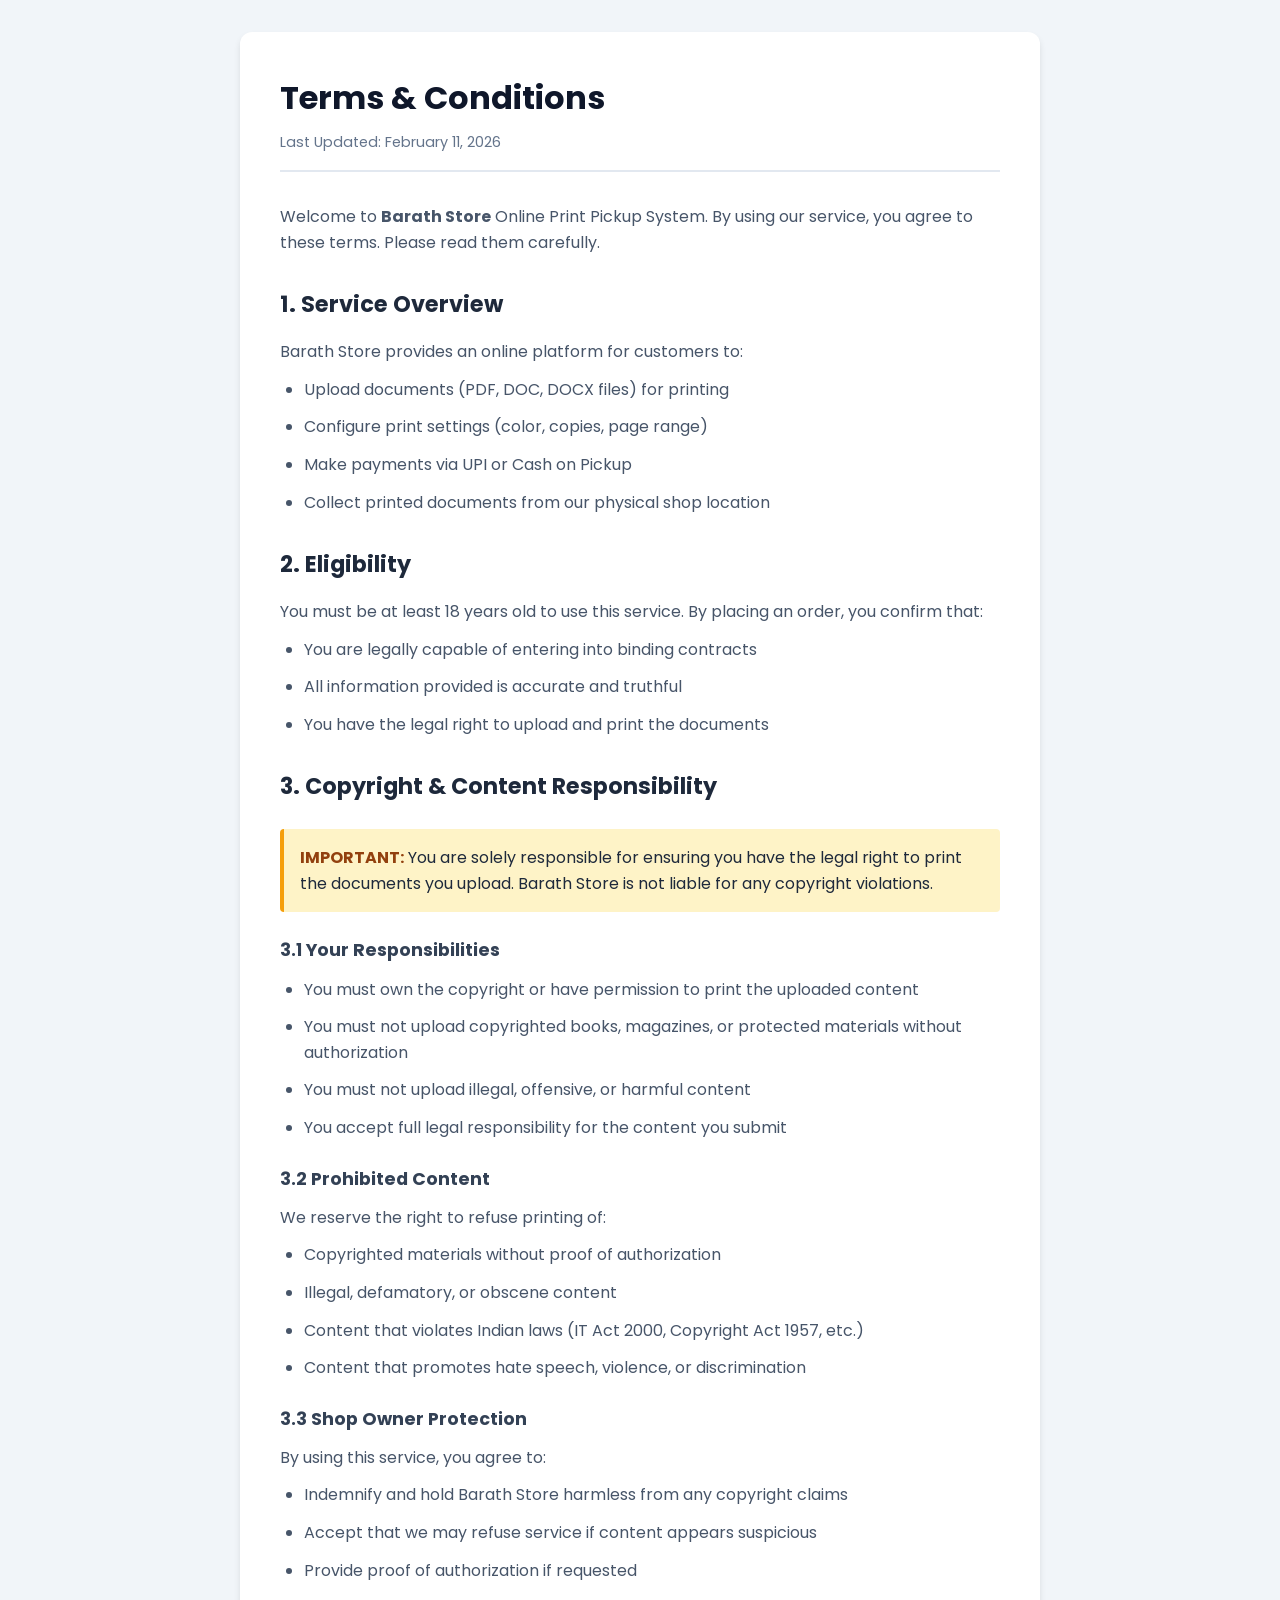
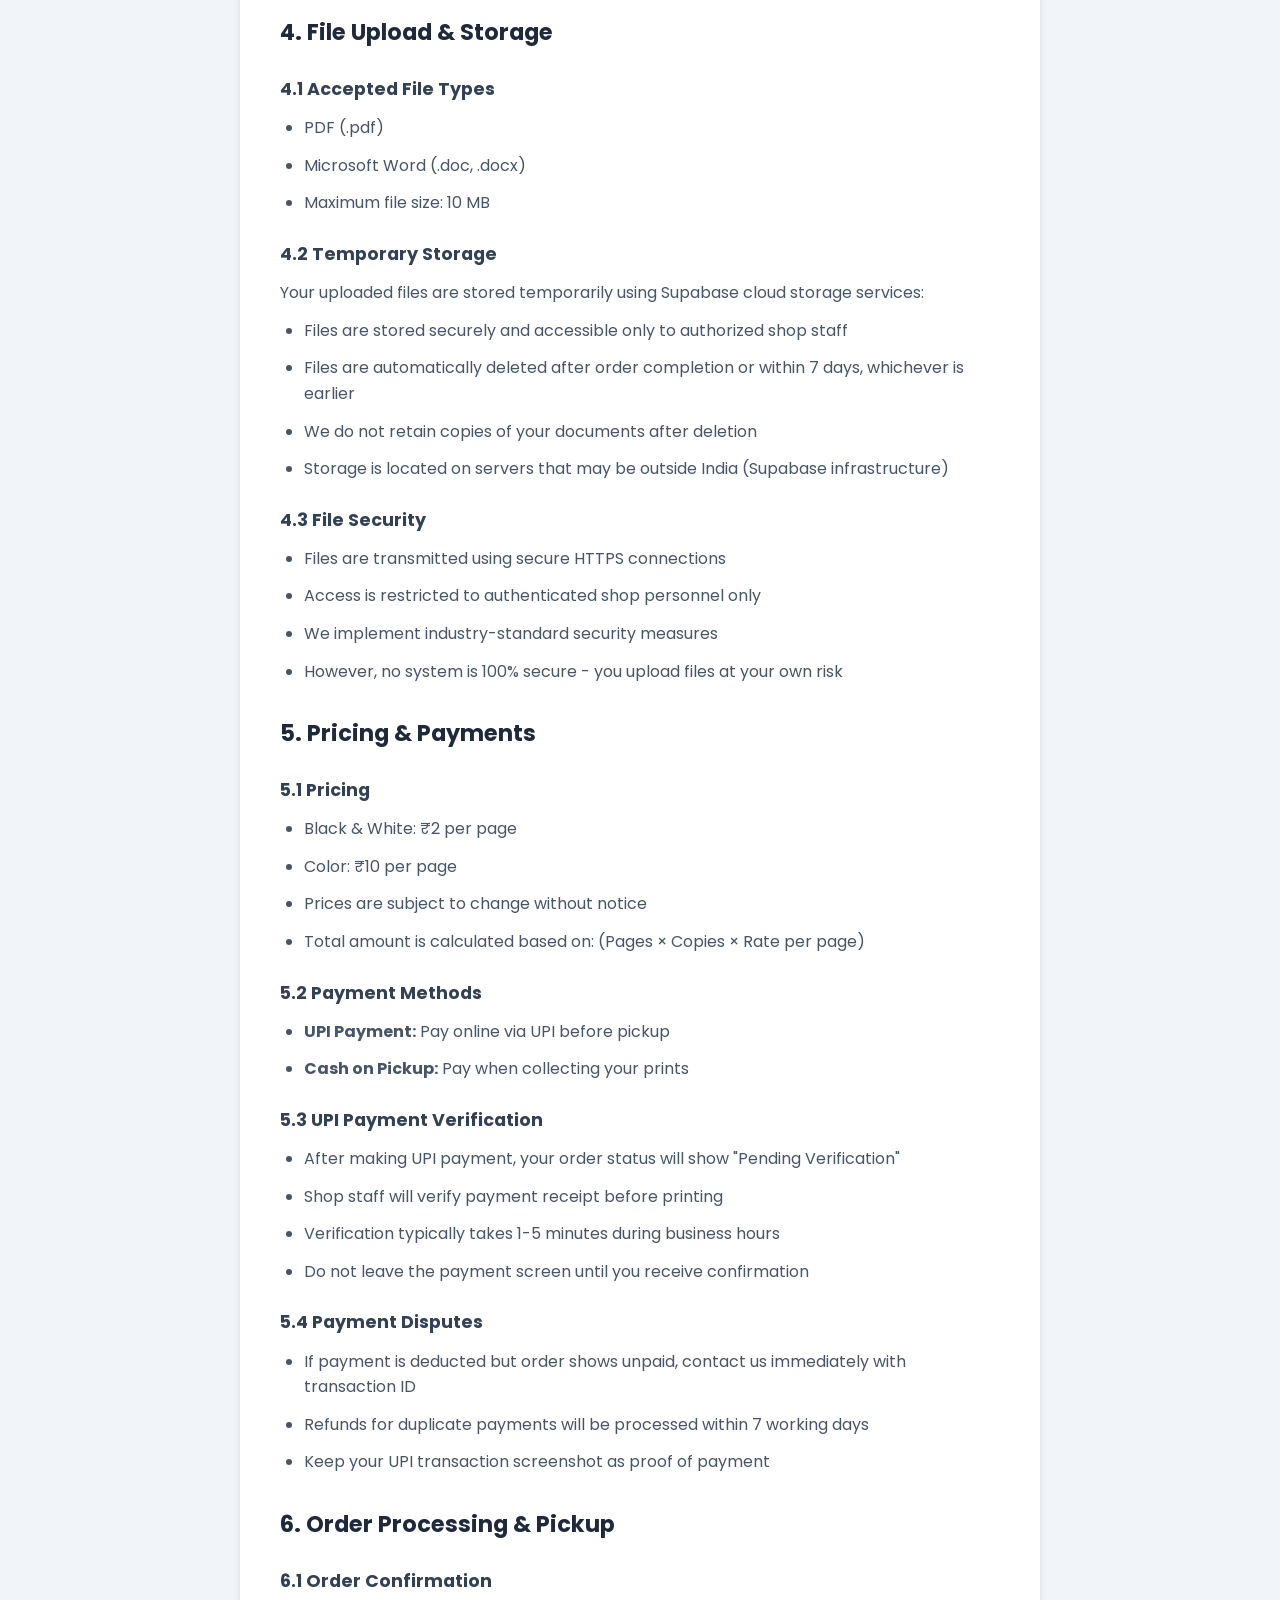
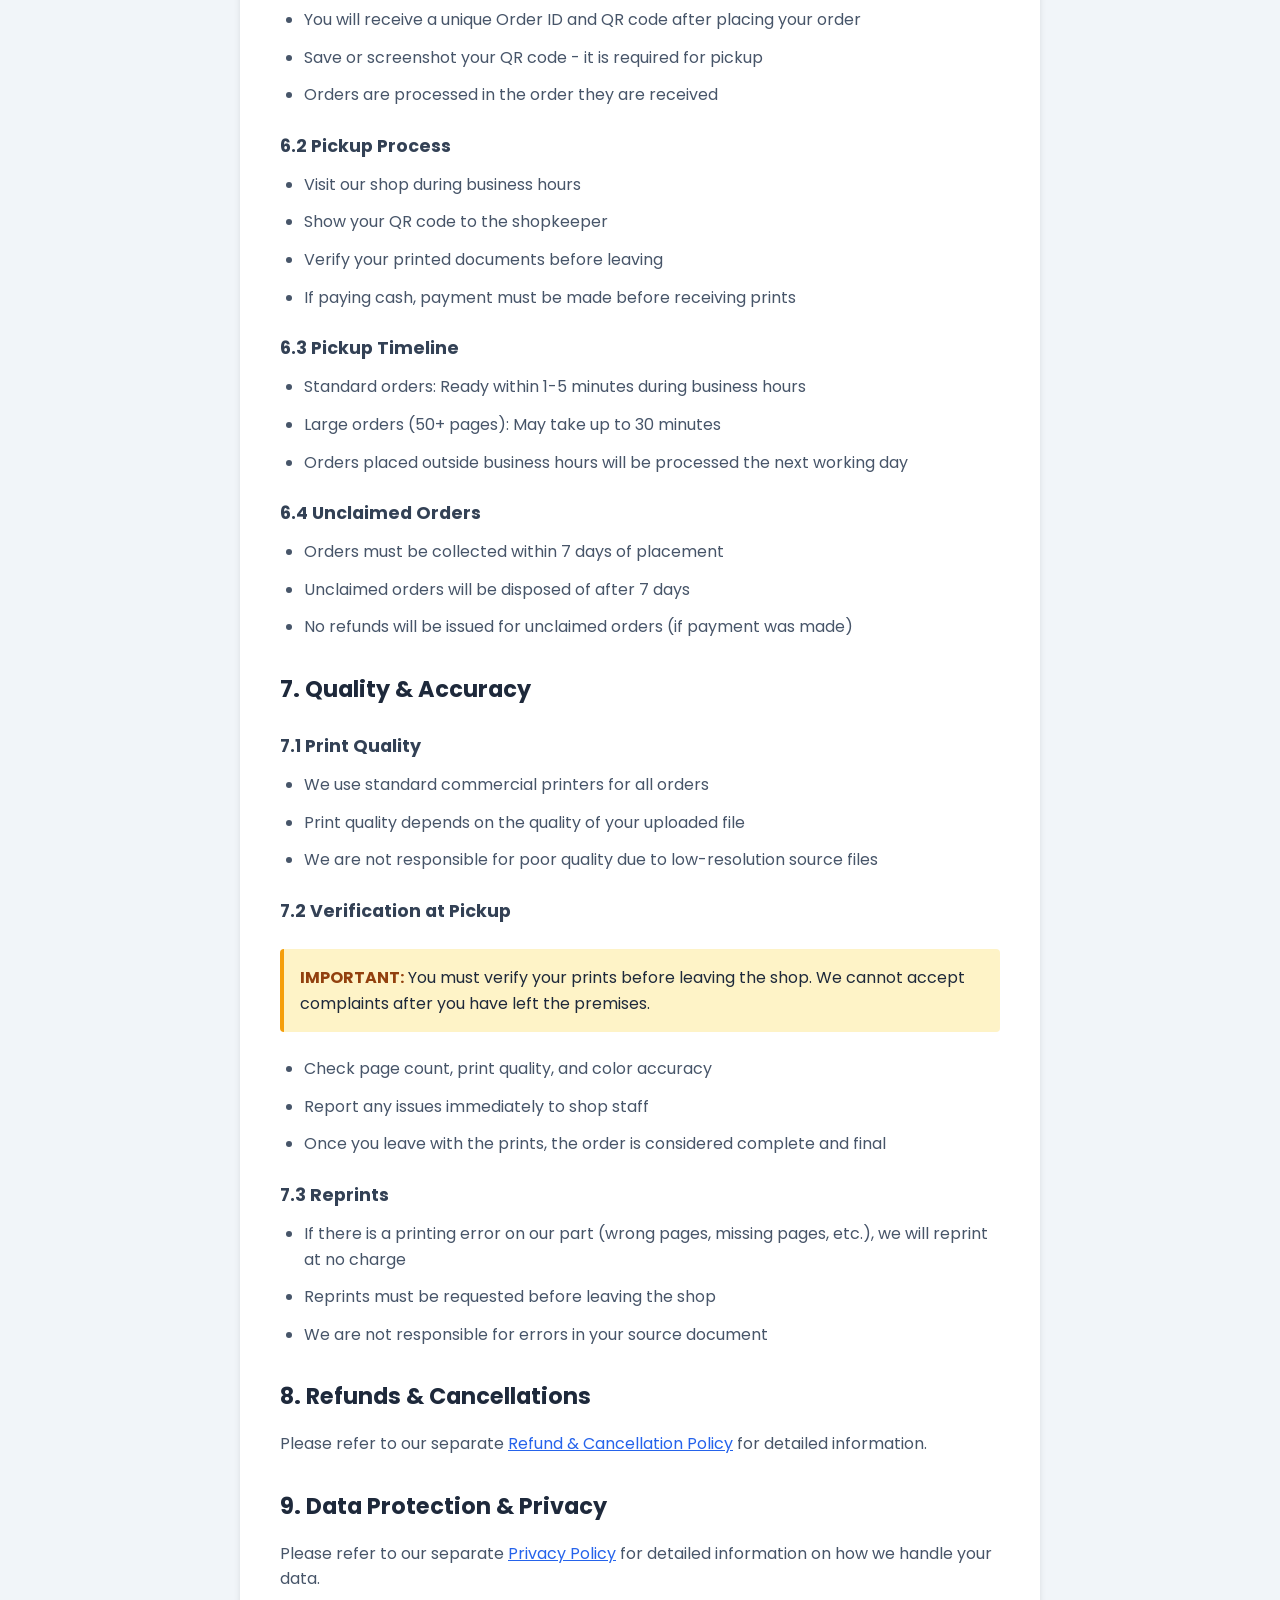
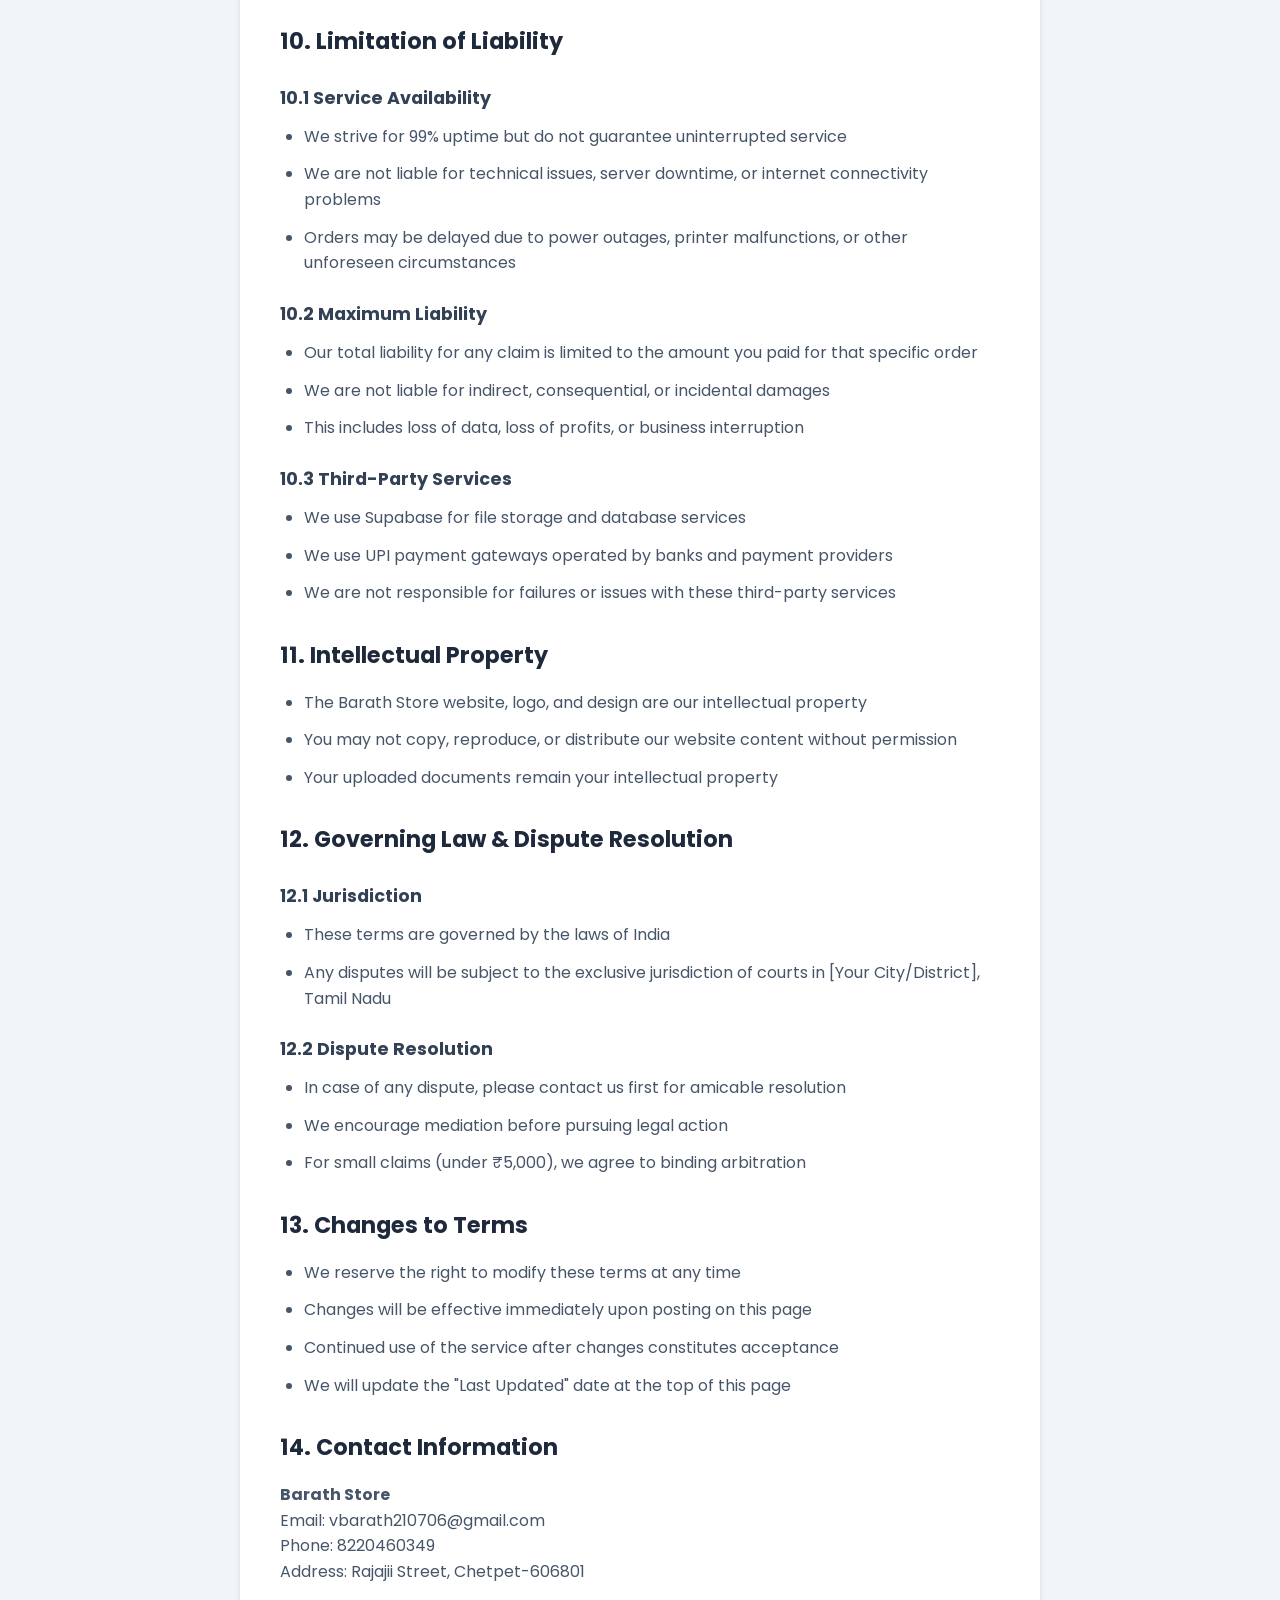
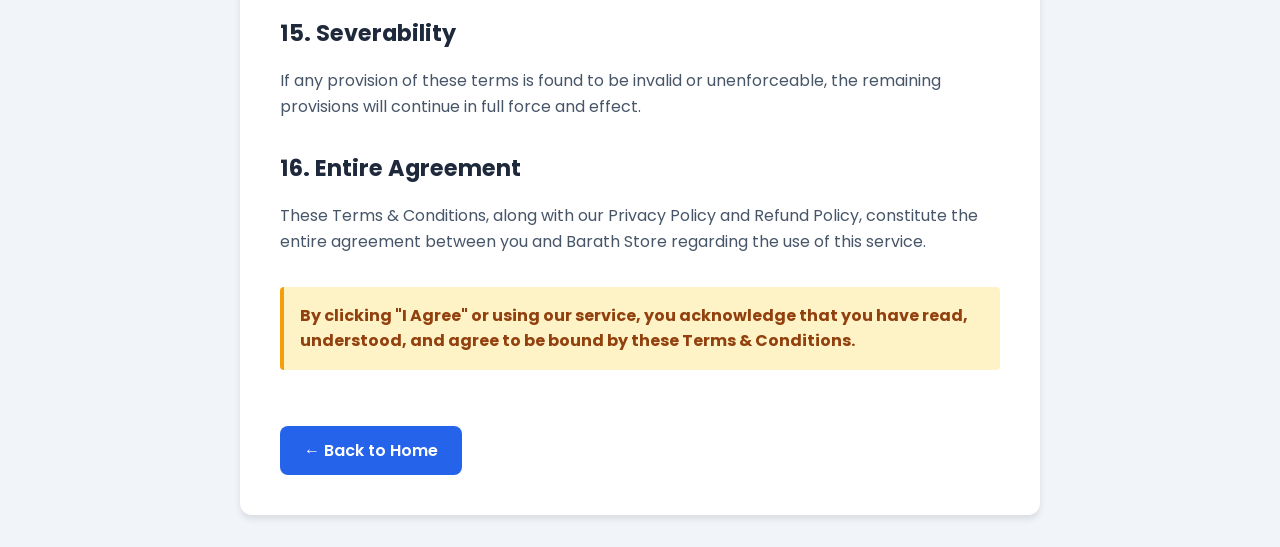
<file: phase-1/customer/terms.html>
<!DOCTYPE html>
<html lang="en">

<head>
    <meta charset="UTF-8">
    <meta name="viewport" content="width=device-width, initial-scale=1.0">
    <title>Terms & Conditions - Barath Store</title>
    <link href="https://fonts.googleapis.com/css2?family=Poppins:wght@400;500;600&display=swap" rel="stylesheet">
    <style>
        * {
            margin: 0;
            padding: 0;
            box-sizing: border-box;
        }

        body {
            font-family: 'Poppins', sans-serif;
            background: #f1f5f9;
            color: #1e293b;
            line-height: 1.6;
            padding: 2rem 1rem;
        }

        .container {
            max-width: 800px;
            margin: 0 auto;
            background: white;
            padding: 2.5rem;
            border-radius: 12px;
            box-shadow: 0 4px 6px rgba(0, 0, 0, 0.1);
        }

        h1 {
            color: #0f172a;
            margin-bottom: 0.5rem;
            font-size: 2rem;
        }

        .last-updated {
            color: #64748b;
            font-size: 0.9rem;
            margin-bottom: 2rem;
            padding-bottom: 1rem;
            border-bottom: 2px solid #e2e8f0;
        }

        h2 {
            color: #1e293b;
            margin-top: 2rem;
            margin-bottom: 1rem;
            font-size: 1.4rem;
        }

        h3 {
            color: #334155;
            margin-top: 1.5rem;
            margin-bottom: 0.75rem;
            font-size: 1.1rem;
        }

        p,
        li {
            margin-bottom: 0.75rem;
            color: #475569;
        }

        ul {
            margin-left: 1.5rem;
            margin-bottom: 1rem;
        }

        .highlight {
            background: #fef3c7;
            padding: 1rem;
            border-left: 4px solid #f59e0b;
            margin: 1.5rem 0;
            border-radius: 4px;
        }

        .highlight strong {
            color: #92400e;
        }

        .back-link {
            display: inline-block;
            margin-top: 2rem;
            padding: 0.75rem 1.5rem;
            background: #2563eb;
            color: white;
            text-decoration: none;
            border-radius: 8px;
            font-weight: 600;
            transition: background 0.3s;
        }

        .back-link:hover {
            background: #1d4ed8;
        }

        @media (max-width: 768px) {
            .container {
                padding: 1.5rem;
            }

            h1 {
                font-size: 1.5rem;
            }
        }
    </style>
</head>

<body>
    <div class="container">
        <h1>Terms & Conditions</h1>
        <p class="last-updated">Last Updated: February 11, 2026</p>

        <p>Welcome to <strong>Barath Store</strong> Online Print Pickup System. By using our service, you agree to these
            terms. Please read them carefully.</p>

        <h2>1. Service Overview</h2>
        <p>Barath Store provides an online platform for customers to:</p>
        <ul>
            <li>Upload documents (PDF, DOC, DOCX files) for printing</li>
            <li>Configure print settings (color, copies, page range)</li>
            <li>Make payments via UPI or Cash on Pickup</li>
            <li>Collect printed documents from our physical shop location</li>
        </ul>

        <h2>2. Eligibility</h2>
        <p>You must be at least 18 years old to use this service. By placing an order, you confirm that:</p>
        <ul>
            <li>You are legally capable of entering into binding contracts</li>
            <li>All information provided is accurate and truthful</li>
            <li>You have the legal right to upload and print the documents</li>
        </ul>

        <h2>3. Copyright & Content Responsibility</h2>

        <div class="highlight">
            <strong>IMPORTANT:</strong> You are solely responsible for ensuring you have the legal right to print the
            documents you upload. Barath Store is not liable for any copyright violations.
        </div>

        <h3>3.1 Your Responsibilities</h3>
        <ul>
            <li>You must own the copyright or have permission to print the uploaded content</li>
            <li>You must not upload copyrighted books, magazines, or protected materials without authorization</li>
            <li>You must not upload illegal, offensive, or harmful content</li>
            <li>You accept full legal responsibility for the content you submit</li>
        </ul>

        <h3>3.2 Prohibited Content</h3>
        <p>We reserve the right to refuse printing of:</p>
        <ul>
            <li>Copyrighted materials without proof of authorization</li>
            <li>Illegal, defamatory, or obscene content</li>
            <li>Content that violates Indian laws (IT Act 2000, Copyright Act 1957, etc.)</li>
            <li>Content that promotes hate speech, violence, or discrimination</li>
        </ul>

        <h3>3.3 Shop Owner Protection</h3>
        <p>By using this service, you agree to:</p>
        <ul>
            <li>Indemnify and hold Barath Store harmless from any copyright claims</li>
            <li>Accept that we may refuse service if content appears suspicious</li>
            <li>Provide proof of authorization if requested</li>
        </ul>

        <h2>4. File Upload & Storage</h2>

        <h3>4.1 Accepted File Types</h3>
        <ul>
            <li>PDF (.pdf)</li>
            <li>Microsoft Word (.doc, .docx)</li>
            <li>Maximum file size: 10 MB</li>
        </ul>

        <h3>4.2 Temporary Storage</h3>
        <p>Your uploaded files are stored temporarily using Supabase cloud storage services:</p>
        <ul>
            <li>Files are stored securely and accessible only to authorized shop staff</li>
            <li>Files are automatically deleted after order completion or within 7 days, whichever is earlier</li>
            <li>We do not retain copies of your documents after deletion</li>
            <li>Storage is located on servers that may be outside India (Supabase infrastructure)</li>
        </ul>

        <h3>4.3 File Security</h3>
        <ul>
            <li>Files are transmitted using secure HTTPS connections</li>
            <li>Access is restricted to authenticated shop personnel only</li>
            <li>We implement industry-standard security measures</li>
            <li>However, no system is 100% secure - you upload files at your own risk</li>
        </ul>

        <h2>5. Pricing & Payments</h2>

        <h3>5.1 Pricing</h3>
        <ul>
            <li>Black & White: ₹2 per page</li>
            <li>Color: ₹10 per page</li>
            <li>Prices are subject to change without notice</li>
            <li>Total amount is calculated based on: (Pages × Copies × Rate per page)</li>
        </ul>

        <h3>5.2 Payment Methods</h3>
        <ul>
            <li><strong>UPI Payment:</strong> Pay online via UPI before pickup</li>
            <li><strong>Cash on Pickup:</strong> Pay when collecting your prints</li>
        </ul>

        <h3>5.3 UPI Payment Verification</h3>
        <ul>
            <li>After making UPI payment, your order status will show "Pending Verification"</li>
            <li>Shop staff will verify payment receipt before printing</li>
            <li>Verification typically takes 1-5 minutes during business hours</li>
            <li>Do not leave the payment screen until you receive confirmation</li>
        </ul>

        <h3>5.4 Payment Disputes</h3>
        <ul>
            <li>If payment is deducted but order shows unpaid, contact us immediately with transaction ID</li>
            <li>Refunds for duplicate payments will be processed within 7 working days</li>
            <li>Keep your UPI transaction screenshot as proof of payment</li>
        </ul>

        <h2>6. Order Processing & Pickup</h2>

        <h3>6.1 Order Confirmation</h3>
        <ul>
            <li>You will receive a unique Order ID and QR code after placing your order</li>
            <li>Save or screenshot your QR code - it is required for pickup</li>
            <li>Orders are processed in the order they are received</li>
        </ul>

        <h3>6.2 Pickup Process</h3>
        <ul>
            <li>Visit our shop during business hours</li>
            <li>Show your QR code to the shopkeeper</li>
            <li>Verify your printed documents before leaving</li>
            <li>If paying cash, payment must be made before receiving prints</li>
        </ul>

        <h3>6.3 Pickup Timeline</h3>
        <ul>
            <li>Standard orders: Ready within 1-5 minutes during business hours</li>
            <li>Large orders (50+ pages): May take up to 30 minutes</li>
            <li>Orders placed outside business hours will be processed the next working day</li>
        </ul>

        <h3>6.4 Unclaimed Orders</h3>
        <ul>
            <li>Orders must be collected within 7 days of placement</li>
            <li>Unclaimed orders will be disposed of after 7 days</li>
            <li>No refunds will be issued for unclaimed orders (if payment was made)</li>
        </ul>

        <h2>7. Quality & Accuracy</h2>

        <h3>7.1 Print Quality</h3>
        <ul>
            <li>We use standard commercial printers for all orders</li>
            <li>Print quality depends on the quality of your uploaded file</li>
            <li>We are not responsible for poor quality due to low-resolution source files</li>
        </ul>

        <h3>7.2 Verification at Pickup</h3>
        <div class="highlight">
            <strong>IMPORTANT:</strong> You must verify your prints before leaving the shop. We cannot accept complaints
            after you have left the premises.
        </div>
        <ul>
            <li>Check page count, print quality, and color accuracy</li>
            <li>Report any issues immediately to shop staff</li>
            <li>Once you leave with the prints, the order is considered complete and final</li>
        </ul>

        <h3>7.3 Reprints</h3>
        <ul>
            <li>If there is a printing error on our part (wrong pages, missing pages, etc.), we will reprint at no
                charge</li>
            <li>Reprints must be requested before leaving the shop</li>
            <li>We are not responsible for errors in your source document</li>
        </ul>

        <h2>8. Refunds & Cancellations</h2>
        <p>Please refer to our separate <a href="refund.html" style="color: #2563eb;">Refund & Cancellation Policy</a>
            for detailed information.</p>

        <h2>9. Data Protection & Privacy</h2>
        <p>Please refer to our separate <a href="privacy.html" style="color: #2563eb;">Privacy Policy</a> for detailed
            information on how we handle your data.</p>

        <h2>10. Limitation of Liability</h2>

        <h3>10.1 Service Availability</h3>
        <ul>
            <li>We strive for 99% uptime but do not guarantee uninterrupted service</li>
            <li>We are not liable for technical issues, server downtime, or internet connectivity problems</li>
            <li>Orders may be delayed due to power outages, printer malfunctions, or other unforeseen circumstances</li>
        </ul>

        <h3>10.2 Maximum Liability</h3>
        <ul>
            <li>Our total liability for any claim is limited to the amount you paid for that specific order</li>
            <li>We are not liable for indirect, consequential, or incidental damages</li>
            <li>This includes loss of data, loss of profits, or business interruption</li>
        </ul>

        <h3>10.3 Third-Party Services</h3>
        <ul>
            <li>We use Supabase for file storage and database services</li>
            <li>We use UPI payment gateways operated by banks and payment providers</li>
            <li>We are not responsible for failures or issues with these third-party services</li>
        </ul>

        <h2>11. Intellectual Property</h2>
        <ul>
            <li>The Barath Store website, logo, and design are our intellectual property</li>
            <li>You may not copy, reproduce, or distribute our website content without permission</li>
            <li>Your uploaded documents remain your intellectual property</li>
        </ul>

        <h2>12. Governing Law & Dispute Resolution</h2>

        <h3>12.1 Jurisdiction</h3>
        <ul>
            <li>These terms are governed by the laws of India</li>
            <li>Any disputes will be subject to the exclusive jurisdiction of courts in [Your City/District], Tamil Nadu
            </li>
        </ul>

        <h3>12.2 Dispute Resolution</h3>
        <ul>
            <li>In case of any dispute, please contact us first for amicable resolution</li>
            <li>We encourage mediation before pursuing legal action</li>
            <li>For small claims (under ₹5,000), we agree to binding arbitration</li>
        </ul>

        <h2>13. Changes to Terms</h2>
        <ul>
            <li>We reserve the right to modify these terms at any time</li>
            <li>Changes will be effective immediately upon posting on this page</li>
            <li>Continued use of the service after changes constitutes acceptance</li>
            <li>We will update the "Last Updated" date at the top of this page</li>
        </ul>

        <h2>14. Contact Information</h2>
        <p><strong>Barath Store</strong><br>
            Email: vbarath210706@gmail.com<br>
            Phone: 8220460349<br>
            Address: Rajajii Street, Chetpet-606801</p>

        <h2>15. Severability</h2>
        <p>If any provision of these terms is found to be invalid or unenforceable, the remaining provisions will
            continue in full force and effect.</p>

        <h2>16. Entire Agreement</h2>
        <p>These Terms & Conditions, along with our Privacy Policy and Refund Policy, constitute the entire agreement
            between you and Barath Store regarding the use of this service.</p>

        <div class="highlight" style="margin-top: 2rem;">
            <strong>By clicking "I Agree" or using our service, you acknowledge that you have read, understood, and
                agree to be bound by these Terms & Conditions.</strong>
        </div>

        <a href="index.html" class="back-link">← Back to Home</a>
    </div>
</body>

</html>
</file>
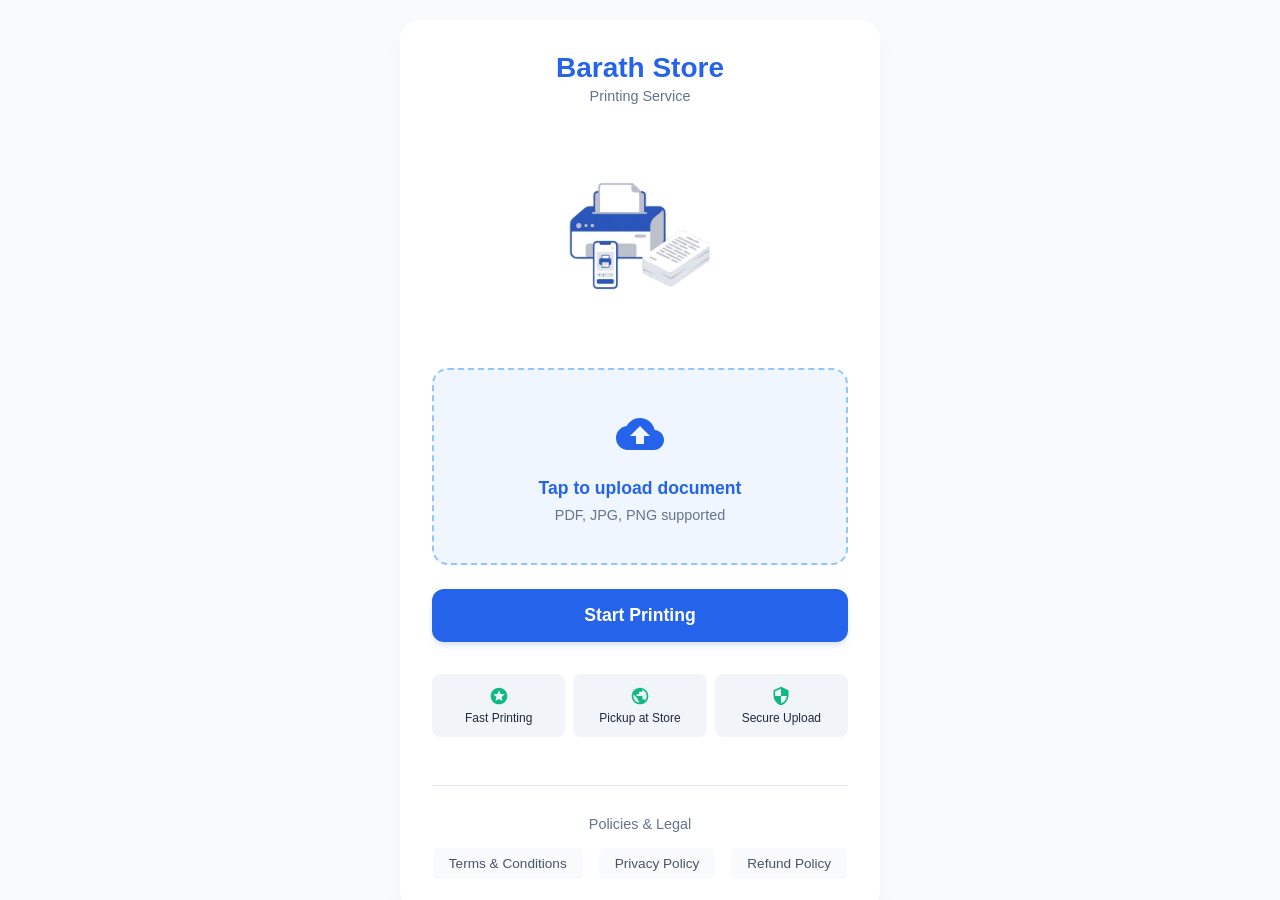
<file: phase-2/customer/options.html>
<!DOCTYPE html>
<html lang="en">

<head>
    <meta charset="UTF-8">
    <meta name="viewport" content="width=device-width, initial-scale=1.0">
    <title>Print Options</title>
    <link rel="stylesheet" href="../static/css/style.css">
    <link href="https://fonts.googleapis.com/css2?family=Poppins:wght@400;500;600;700&display=swap" rel="stylesheet">
    <style>
        body {
            display: block;
            min-height: 100vh;
            height: auto !important;
            background-color: #ffffff;
            font-family: 'Poppins', sans-serif;
            color: var(--text-color);
            margin: 0;
            padding: 0;
            padding-bottom: 2rem;
        }

        /* 1. Header */
        .app-header {
            flex: 0 0 auto;
            padding: 12px 16px;
            text-align: center;
            font-weight: 600;
            font-size: 1.1rem;
            border-bottom: 1px solid #f1f5f9;
            background: #ffffff;
            z-index: 10;
        }

        /* 2. Content Area */
        .main-content {
            padding: 16px;
            display: flex;
            flex-direction: column;
            gap: 16px;
            padding-bottom: 40px;
            /* Safe space at bottom */
        }

        /* Section Styling */
        .section-label {
            font-size: 0.85rem;
            color: #64748b;
            /* Muted text */
            margin-bottom: 8px;
            font-weight: 500;
            text-transform: uppercase;
            letter-spacing: 0.5px;
        }

        /* Stepper for Copies */
        .stepper-container {
            display: flex;
            align-items: center;
            justify-content: space-between;
            background: #f8fafc;
            border-radius: 12px;
            padding: 8px;
            border: 1px solid #e2e8f0;
        }

        .step-btn {
            width: 44px;
            height: 44px;
            border-radius: 8px;
            background: #ffffff;
            border: 1px solid #e2e8f0;
            color: var(--primary);
            font-size: 1.5rem;
            display: flex;
            align-items: center;
            justify-content: center;
            cursor: pointer;
            box-shadow: 0 1px 2px rgba(0, 0, 0, 0.05);
            padding: 0;
            margin: 0;
        }

        .step-btn:active {
            transform: scale(0.95);
            background: #f1f5f9;
        }

        .step-value {
            font-size: 1.25rem;
            font-weight: 700;
            font-variant-numeric: tabular-nums;
        }

        /* Option Grids (2 columns) */
        .option-grid {
            display: grid;
            grid-template-columns: 1fr 1fr;
            gap: 12px;
        }

        /* Reusing .option-card class for JS compatibility, but restyling */
        .option-card {
            background: #ffffff;
            border: 2px solid #e2e8f0;
            border-radius: 12px;
            padding: 12px 8px;
            text-align: center;
            cursor: pointer;
            transition: all 0.2s ease;
            display: flex;
            flex-direction: column;
            justify-content: center;
            align-items: center;
            min-height: 80px;
        }

        .option-card.active {
            border-color: var(--primary);
            background-color: #eff6ff;
            color: var(--primary);
            box-shadow: 0 4px 6px -1px rgba(37, 99, 235, 0.1), 0 2px 4px -1px rgba(37, 99, 235, 0.06);
            transform: translateY(-1px);
        }

        /* Specific Typography for Cards */
        .opt-title {
            font-weight: 600;
            font-size: 0.95rem;
            margin-bottom: 4px;
        }

        .opt-price {
            font-size: 0.75rem;
            color: #64748b;
        }

        .option-card.active .opt-price {
            color: #60a5fa;
            /* Lighter blue when active */
        }

        .disabled-card {
            opacity: 0.5;
            filter: grayscale(1);
            pointer-events: none;
        }

        /* 3. Inline Bottom Bar */
        .bottom-bar {
            background: #f8fafc;
            padding: 20px;
            border-radius: 16px;
            border: 1px solid #e2e8f0;
            margin-top: 10px;
        }

        .price-summary {
            display: flex;
            justify-content: space-between;
            align-items: center;
            margin-bottom: 12px;
        }

        .price-label-text {
            font-size: 0.9rem;
            color: #64748b;
            font-weight: 500;
        }

        .total-price-text {
            font-size: 1.5rem;
            font-weight: 700;
            color: var(--text-color);
        }

        .proceed-btn {
            background-color: var(--primary);
            color: white;
            border: none;
            width: 100%;
            padding: 14px;
            border-radius: 12px;
            font-size: 1.05rem;
            font-weight: 600;
            cursor: pointer;
            box-shadow: 0 4px 12px rgba(37, 99, 235, 0.3);
        }

        .proceed-btn:active {
            transform: translateY(1px);
        }

        /* Hide elements ensuring layout integrity */
        .hidden {
            display: none;
        }

        /* Adjust for very small screens */
        @media (max-height: 600px) {
            .main-content {
                gap: 12px;
                padding: 12px;
            }

            .option-card {
                min-height: 70px;
                padding: 8px;
            }

            .section-label {
                margin-bottom: 4px;
            }
        }
    </style>
</head>

<body onload="initApp()"> <!-- Custom init -->

    <!-- Header -->
    <div class="app-header">
        Configure Print
    </div>

    <!-- Scrollable Options Area -->
    <div class="main-content">

        <!-- File Preview Card -->
        <div
            style="background: #f1f5f9; padding: 12px; border-radius: 12px; display: flex; align-items: center; gap: 12px; border: 1px solid #e2e8f0;">
            <div
                style="background: white; padding: 8px; border-radius: 8px; display: flex; align-items: center; justify-content: center; width: 40px; height: 40px; min-width: 40px;">
                <!-- Generic File Icon -->
                <svg viewBox="0 0 24 24" style="width: 24px; height: 24px; fill: var(--primary);">
                    <path
                        d="M14 2H6c-1.1 0-1.99.9-1.99 2L4 20c0 1.1.89 2 1.99 2H18c1.1 0 2-.9 2-2V8l-6-6zm2 16H8v-2h8v2zm0-4H8v-2h8v2zm-3-5V3.5L18.5 9H13z" />
                </svg>
            </div>
            <div style="overflow: hidden;">
                <div id="fileName"
                    style="font-weight: 600; font-size: 0.95rem; white-space: nowrap; overflow: hidden; text-overflow: ellipsis; color: var(--text-color);">
                    Filename.pdf</div>
                <div id="pageCount" style="font-size: 0.8rem; color: #64748b;">Loading pages...</div>
            </div>
        </div>

        <!-- Copies -->
        <div>
            <div class="section-label">Number of Copies</div>
            <div class="stepper-container">
                <button class="step-btn" onclick="adjustCopiesLocal(-1)">&minus;</button>
                <span class="step-value" id="copiesDisplay">1</span>
                <button class="step-btn" onclick="adjustCopiesLocal(1)">+</button>
            </div>
            <input type="hidden" id="copies" value="1">
        </div>

        <!-- Color -->
        <div>
            <div class="section-label">Choose Print Color</div>
            <div class="option-grid">
                <div class="option-card active" onclick="selectOption('color', 'BW', this)" id="opt-BW">
                    <div class="opt-title">Black & White</div>
                    <div class="opt-price">₹3.00 / page</div>
                </div>
                <div class="option-card" onclick="selectOption('color', 'COLOR', this)" id="opt-COLOR">
                    <div class="opt-title">Coloured</div>
                    <div class="opt-price">₹10.00 / page</div>
                </div>
            </div>
            <input type="hidden" id="color" value="BW">
        </div>

        <!-- Sides (Compact) -->
        <div>
            <div class="section-label">Sides</div>
            <div class="option-grid">
                <div class="option-card active" onclick="selectOption('sides', 'SINGLE', this)" id="opt-SINGLE">
                    <div class="opt-title">Single Side</div>
                    <div class="opt-price">Standard</div>
                </div>
                <!-- Note: Double side is usually cheaper per sheet, but let's just show label -->
                <div class="option-card" onclick="selectOption('sides', 'DOUBLE', this)" id="opt-DOUBLE">
                    <div class="opt-title">Double Side</div>
                    <div class="opt-price">Save Paper</div>
                </div>
            </div>
            <input type="hidden" id="sides" value="SINGLE">
            <div id="imageNote" style="display:none; color:orange; font-size:0.75rem; margin-top:4px;">Image: Single
                side only</div>
        </div>

        <!-- Orientation -->
        <div>
            <div class="section-label">Choose Print Orientation</div>
            <div class="option-grid">
                <div class="option-card active" onclick="selectOption('orientation', 'PORTRAIT', this)"
                    id="opt-PORTRAIT">
                    <div class="opt-title">Portrait</div>
                    <div class="opt-price">A4 Vertical</div>
                </div>
                <div class="option-card" onclick="selectOption('orientation', 'LANDSCAPE', this)" id="opt-LANDSCAPE">
                    <div class="opt-title">Landscape</div>
                    <div class="opt-price">A4 Horizontal</div>
                </div>
            </div>
            <input type="hidden" id="orientation" value="PORTRAIT">
        </div>

        <div style="margin-top: 1rem; padding-top: 1rem; border-top: 1px solid #e2e8f0; text-align: center;">
            <div style="display: flex; justify-content: center; gap: 0.5rem; flex-wrap: wrap;">
                <a href="terms.html" target="_blank"
                    style="color: #94a3b8; text-decoration: none; font-size: 0.7rem;">Terms & Conditions</a> •
                <a href="privacy.html" target="_blank"
                    style="color: #94a3b8; text-decoration: none; font-size: 0.7rem;">Privacy Policy</a> •
                <a href="refund.html" target="_blank"
                    style="color: #94a3b8; text-decoration: none; font-size: 0.7rem;">Refund Policy</a>
            </div>
        </div>
        <!-- Bottom Bar (Now inside scroll) -->
        <div class="bottom-bar">
            <div class="price-summary">
                <div>
                    <div class="price-label-text">Total Price</div>
                    <div style="font-size: 0.75rem; color: #94a3b8;"><span id="totalSheets">0</span> Sheets</div>
                </div>
                <div class="total-price-text" id="totalPrice">₹3.00</div>
            </div>
            <button class="proceed-btn" onclick="goToCheckout()">Proceed to Checkout</button>
        </div>
    </div>

    <!-- Load Main Logic -->
    <script src="../static/js/main.js"></script>
    <script>
        // Custom Init to hook into main.js logic
        function initApp() {
            // Call main.js init
            if (window.initOptionsPage) {
                initOptionsPage();
            }
            // Update initial UI bits
            const copiesVal = document.getElementById('copies').value;
            document.getElementById('copiesDisplay').textContent = copiesVal;

            // Image handling hook (re-apply logic since we rewrote HTML)
            if (state.fileMeta && state.fileMeta.type === 'IMAGE') {
                const doubleOpt = document.getElementById('opt-DOUBLE');
                doubleOpt.classList.add('disabled-card');
                doubleOpt.onclick = null;
                document.getElementById('imageNote').style.display = 'block';
            }
        }

        // Stepper Logic
        function adjustCopiesLocal(delta) {
            const input = document.getElementById('copies');
            let val = parseInt(input.value) || 1;
            val += delta;
            if (val < 1) val = 1;
            input.value = val;
            document.getElementById('copiesDisplay').textContent = val;

            // Trigger price update from main.js
            updatePrice();
        }

        // Override selectOption from main.js if needed or ensure it works.
        // main.js expects: selectOption(type, value, element)
        // It toggles .active on siblings with .option-card class.
        // Our HTML uses .option-card, so it should work out of the box!
    </script>
</body>

</html>
</file>
<file: phase-1/static/css/style.css>
/* Global Styles */
@import url('https://fonts.googleapis.com/css2?family=Poppins:wght@400;500;600;700&display=swap');

:root {
    --primary: #2563eb;
    /* Royal Blue */
    --primary-dark: #1e40af;
    --accent: #10b981;
    /* Green */
    --bg-color: #f8fafc;
    --card-bg: #ffffff;
    --text-color: #1e293b;
    --text-muted: #64748b;
    --border-color: #e2e8f0;
}

body {
    font-family: 'Poppins', sans-serif;
    background-color: var(--bg-color);
    color: var(--text-color);
    margin: 0;
    padding: 20px;
    display: flex;
    justify-content: center;
    min-height: 100vh;
}

.container {
    width: 100%;
    max-width: 480px;
    /* Mobile focused */
    margin: 0 auto;
}

.card {
    background: var(--card-bg);
    padding: 2rem;
    border-radius: 20px;
    box-shadow: 0 10px 25px -5px rgba(0, 0, 0, 0.05), 0 8px 10px -6px rgba(0, 0, 0, 0.01);
    display: flex;
    flex-direction: column;
}

/* Typography */
h1 {
    font-size: 1.75rem;
    font-weight: 700;
    margin: 0;
    color: var(--primary);
    text-align: center;
}

.subtitle {
    text-align: center;
    color: var(--text-muted);
    font-size: 0.9rem;
    margin-top: 0.25rem;
    margin-bottom: 2rem;
}

h2 {
    font-size: 1.5rem;
    text-align: center;
    color: var(--text-color);
    margin-bottom: 1.5rem;
}

/* Forms & Inputs */
.form-group {
    margin-bottom: 1.5rem;
    position: relative;
}

label {
    display: block;
    margin-bottom: 0.5rem;
    font-weight: 500;
    color: var(--text-color);
    font-size: 0.95rem;
}

input,
select {
    width: 100%;
    padding: 1rem;
    border: 2px solid var(--border-color);
    border-radius: 12px;
    font-size: 1rem;
    font-family: 'Poppins', sans-serif;
    box-sizing: border-box;
    transition: all 0.2s;
    background: #f8fafc;
}

input:focus,
select:focus {
    outline: none;
    border-color: var(--primary);
    background: #fff;
    box-shadow: 0 0 0 4px rgba(37, 99, 235, 0.1);
}

/* Buttons */
button {
    background-color: var(--primary);
    color: white;
    border: none;
    padding: 1rem;
    border-radius: 12px;
    font-size: 1.1rem;
    font-weight: 600;
    cursor: pointer;
    width: 100%;
    transition: transform 0.1s, background-color 0.2s;
    font-family: 'Poppins', sans-serif;
    box-shadow: 0 4px 6px -1px rgba(37, 99, 235, 0.2);
}

button:hover {
    background-color: var(--primary-dark);
    transform: translateY(-1px);
}

button:active {
    transform: translateY(1px);
}

button:disabled {
    background-color: #cbd5e1;
    cursor: not-allowed;
    transform: none;
    box-shadow: none;
}

/* Icons support */
.icon {
    width: 20px;
    height: 20px;
    vertical-align: middle;
}

/* Utilities */
.hidden {
    display: none !important;
}

.text-center {
    text-align: center;
}

/* Progress Bar */
.progress-container {
    width: 100%;
    background-color: #e5e7eb;
    border-radius: 99px;
    height: 8px;
    overflow: hidden;
    margin-top: 1.5rem;
    display: none;
}

.progress-bar {
    height: 100%;
    background-color: var(--primary);
    width: 0%;
    transition: width 0.3s ease, background-color 0.3s ease;
    border-radius: 99px;
}

.loading-text {
    text-align: center;
    font-size: 0.85rem;
    color: var(--primary);
    font-weight: 500;
    margin-top: 0.5rem;
    display: none;
}

/* Option Cards (Payment & General) */
.option-card {
    /* Base styles - structural properties from user inline will stick */
    cursor: pointer;
    transition: all 0.2s ease;
}

.option-card:hover {
    background-color: #f1f5f9;
}

.option-card.active {
    background-color: var(--primary) !important;
    /* Force Blue Background */
    color: white !important;
    border-color: var(--primary) !important;
    /* Force Blue Border */
    transform: translateY(-2px);
    box-shadow: 0 4px 12px rgba(37, 99, 235, 0.3);
}

.option-card.active .opt-title {
    color: white !important;
    font-weight: 600;
}

.option-card.active .icon {
    fill: white !important;
    /* Make icon white on blue bg */
}

/* Ensure title spacing */
.opt-title {
    margin-top: 5px;
    font-weight: 500;
}
</file>
<file: phase-2/static/css/style.css>
/* Global Styles */
@import url('https://fonts.googleapis.com/css2?family=Poppins:wght@400;500;600;700&display=swap');

:root {
    --primary: #2563eb;
    /* Royal Blue */
    --primary-dark: #1e40af;
    --accent: #10b981;
    /* Green */
    --bg-color: #f8fafc;
    --card-bg: #ffffff;
    --text-color: #1e293b;
    --text-muted: #64748b;
    --border-color: #e2e8f0;
}

body {
    font-family: 'Poppins', sans-serif;
    background-color: var(--bg-color);
    color: var(--text-color);
    margin: 0;
    padding: 20px;
    display: flex;
    justify-content: center;
    min-height: 100vh;
}

.container {
    width: 100%;
    max-width: 480px;
    /* Mobile focused */
    margin: 0 auto;
}

.card {
    background: var(--card-bg);
    padding: 2rem;
    border-radius: 20px;
    box-shadow: 0 10px 25px -5px rgba(0, 0, 0, 0.05), 0 8px 10px -6px rgba(0, 0, 0, 0.01);
    display: flex;
    flex-direction: column;
}

/* Typography */
h1 {
    font-size: 1.75rem;
    font-weight: 700;
    margin: 0;
    color: var(--primary);
    text-align: center;
}

.subtitle {
    text-align: center;
    color: var(--text-muted);
    font-size: 0.9rem;
    margin-top: 0.25rem;
    margin-bottom: 2rem;
}

h2 {
    font-size: 1.5rem;
    text-align: center;
    color: var(--text-color);
    margin-bottom: 1.5rem;
}

/* Forms & Inputs */
.form-group {
    margin-bottom: 1.5rem;
    position: relative;
}

label {
    display: block;
    margin-bottom: 0.5rem;
    font-weight: 500;
    color: var(--text-color);
    font-size: 0.95rem;
}

input,
select {
    width: 100%;
    padding: 1rem;
    border: 2px solid var(--border-color);
    border-radius: 12px;
    font-size: 1rem;
    font-family: 'Poppins', sans-serif;
    box-sizing: border-box;
    transition: all 0.2s;
    background: #f8fafc;
}

input:focus,
select:focus {
    outline: none;
    border-color: var(--primary);
    background: #fff;
    box-shadow: 0 0 0 4px rgba(37, 99, 235, 0.1);
}

/* Buttons */
button {
    background-color: var(--primary);
    color: white;
    border: none;
    padding: 1rem;
    border-radius: 12px;
    font-size: 1.1rem;
    font-weight: 600;
    cursor: pointer;
    width: 100%;
    transition: transform 0.1s, background-color 0.2s;
    font-family: 'Poppins', sans-serif;
    box-shadow: 0 4px 6px -1px rgba(37, 99, 235, 0.2);
}

button:hover {
    background-color: var(--primary-dark);
    transform: translateY(-1px);
}

button:active {
    transform: translateY(1px);
}

button:disabled {
    background-color: #cbd5e1;
    cursor: not-allowed;
    transform: none;
    box-shadow: none;
}

/* Icons support */
.icon {
    width: 20px;
    height: 20px;
    vertical-align: middle;
}

/* Utilities */
.hidden {
    display: none !important;
}

.text-center {
    text-align: center;
}

/* Progress Bar */
.progress-container {
    width: 100%;
    background-color: #e5e7eb;
    border-radius: 99px;
    height: 8px;
    overflow: hidden;
    margin-top: 1.5rem;
    display: none;
}

.progress-bar {
    height: 100%;
    background-color: var(--primary);
    width: 0%;
    transition: width 0.3s ease, background-color 0.3s ease;
    border-radius: 99px;
}

.loading-text {
    text-align: center;
    font-size: 0.85rem;
    color: var(--primary);
    font-weight: 500;
    margin-top: 0.5rem;
    display: none;
}

/* Option Cards (Payment & General) */
.option-card {
    /* Base styles - structural properties from user inline will stick */
    cursor: pointer;
    transition: all 0.2s ease;
}

.option-card:hover {
    background-color: #f1f5f9;
}

.option-card.active {
    background-color: var(--primary) !important;
    /* Force Blue Background */
    color: white !important;
    border-color: var(--primary) !important;
    /* Force Blue Border */
    transform: translateY(-2px);
    box-shadow: 0 4px 12px rgba(37, 99, 235, 0.3);
}

.option-card.active .opt-title {
    color: white !important;
    font-weight: 600;
}

.option-card.active .icon {
    fill: white !important;
    /* Make icon white on blue bg */
}

/* Ensure title spacing */
.opt-title {
    margin-top: 5px;
    font-weight: 500;
}
</file>
